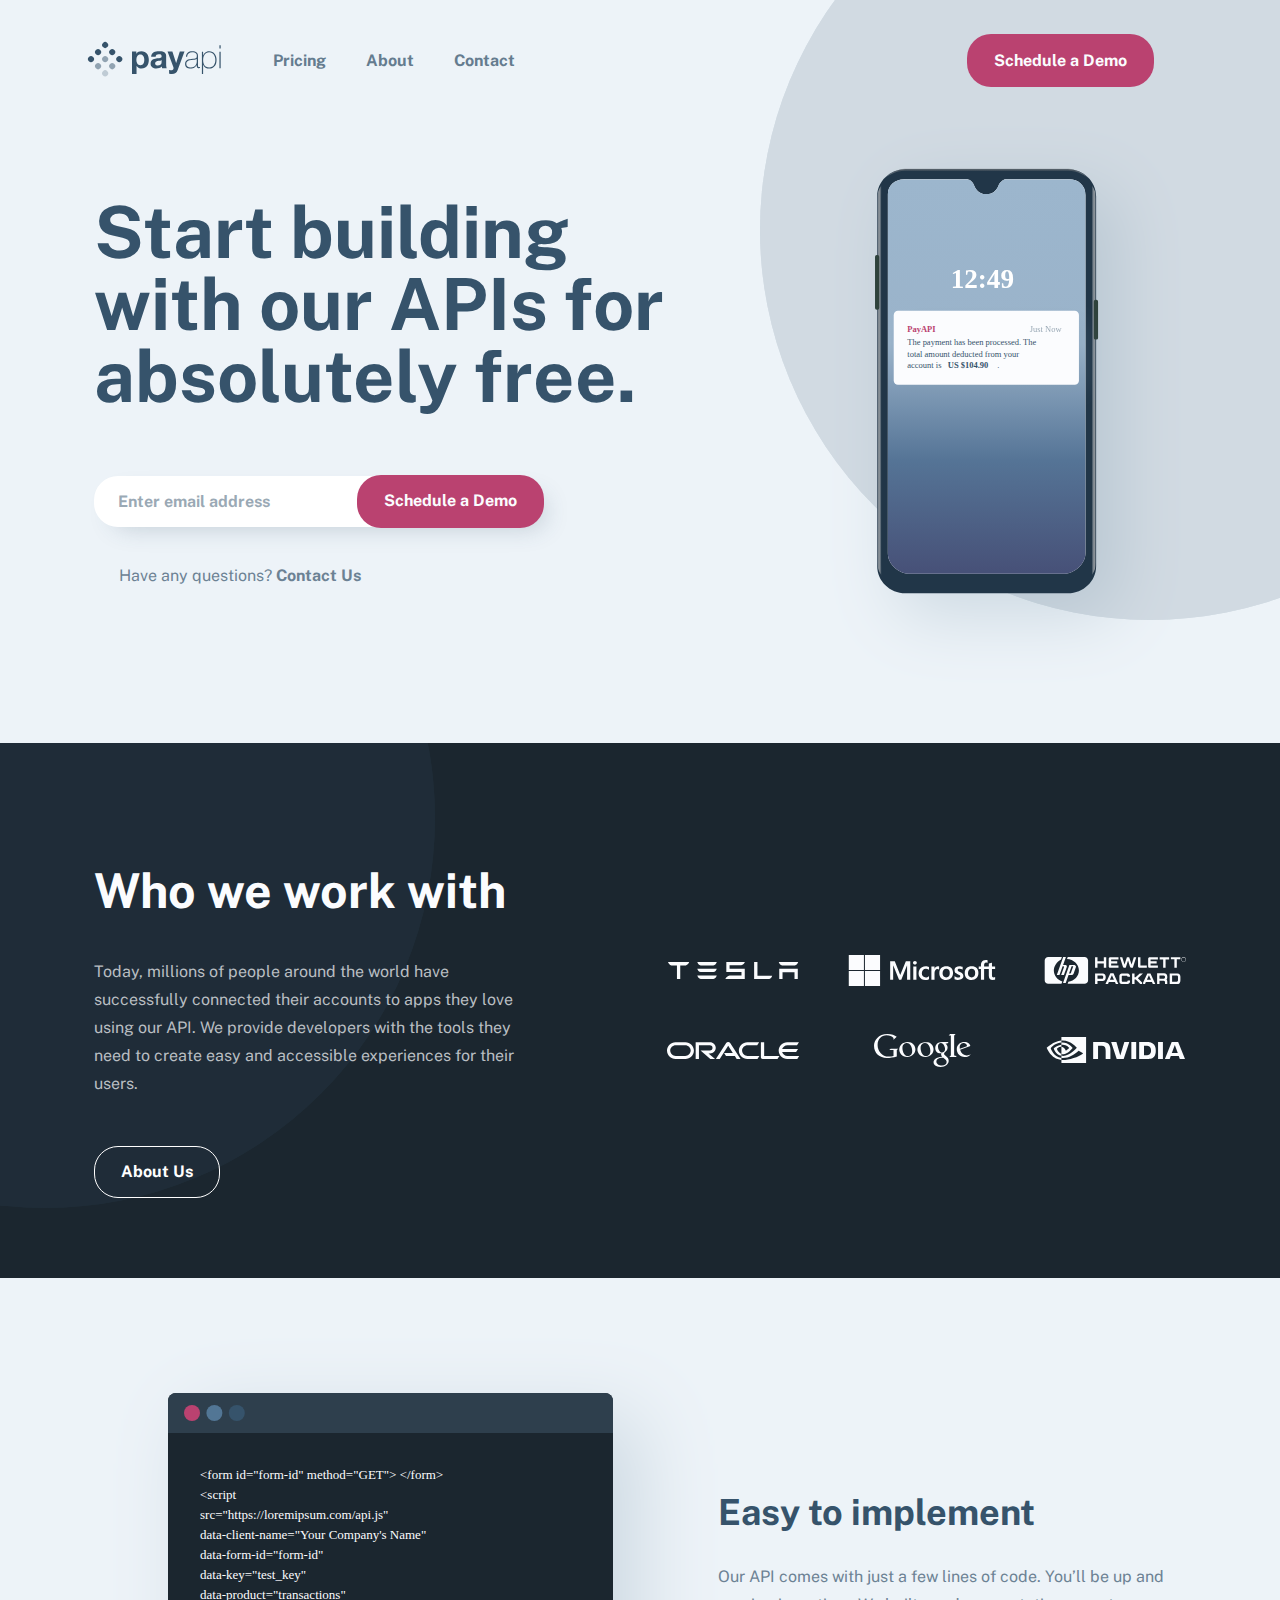
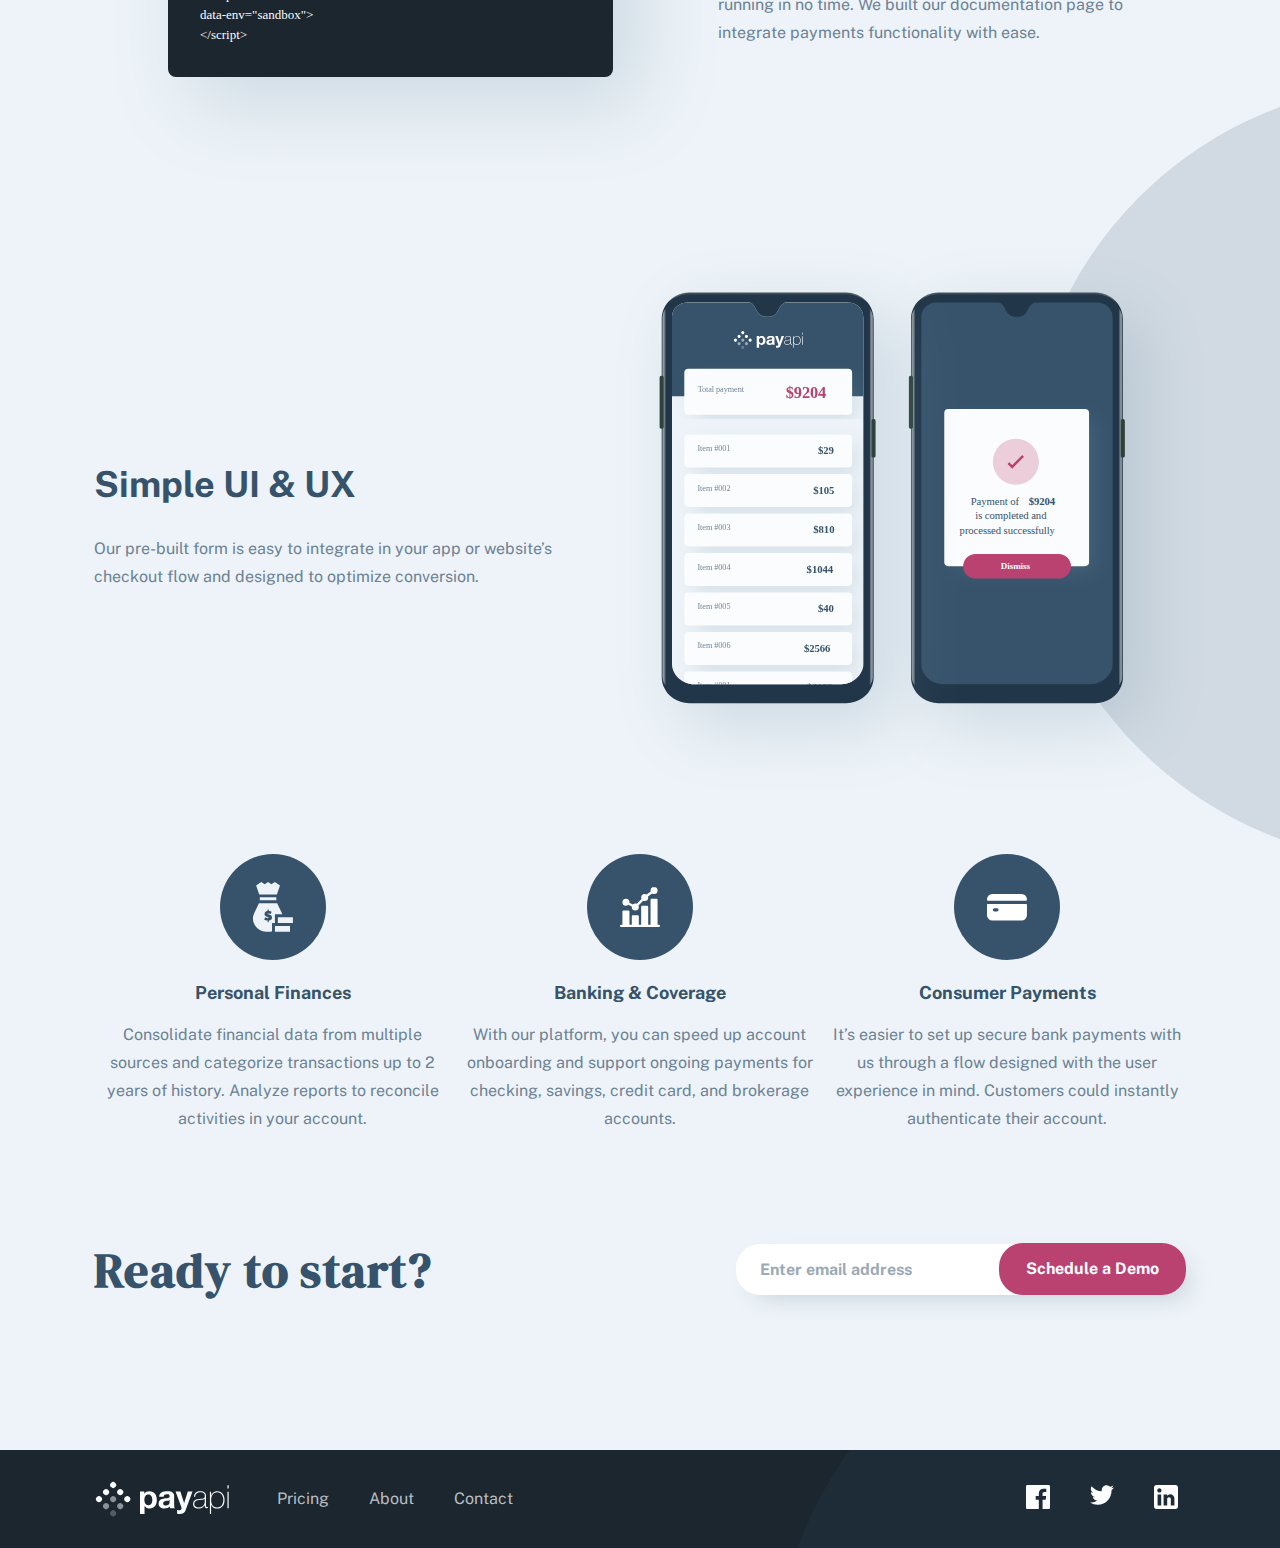
<file: index.html>
<!DOCTYPE html>
<html lang="en">
  <head>
    <meta charset="UTF-8" />
    <meta name="viewport" content="width=device-width, initial-scale=1.0" />

    <link
      rel="icon"
      type="image/png"
      sizes="32x32"
      href="./assets/favicon-32x32.png"
    />
    <link rel="stylesheet" href="./styles/main.css" />
    <title>PayAPI Marketing | Home</title>
  </head>

  <body class="index-body">
    <header class="header-wrapper">
      <nav class="navigation container">
        <!-- Logo -->
        <a href="index.html" class="navigation__logo">
          <img src="./assets//shared/desktop/logo.svg" alt="payapi logo" />
        </a>
        <!-- Toggle Button -->
        <button id="jsToggleButton" class="navigation__toggle button">
          <img
            id="jsToggleImg"
            src="./assets/shared/mobile/menu.svg"
            alt="menu icon"
          />
        </button>
        <!-- Nav Links -->
        <ul class="navigation__list close">
          <li class="navigation__item">
            <a class="navigation__link" href="pricing.html">Pricing</a>
          </li>
          <li class="navigation__item">
            <a class="navigation__link" href="about.html">About</a>
          </li>
          <li class="navigation__item">
            <a class="navigation__link" href="contact.html">Contact</a>
          </li>
          <li class="navigation__item">
            <a class="navigation__link button primary" href="contact.html"
              >Schedule a Demo</a
            >
          </li>
        </ul>
      </nav>
      <!-- Hero section -->
      <section class="homepage-hero container">
        <img
          class="homepage-hero__img"
          src="./assets//home/desktop/illustration-phone-mockup.svg"
          alt="illustration mockup"
        />
        <div class="homepage-hero__left">
          <h1 class="homepage-hero__tagline">
            Start building with our APIs for absolutely free.
          </h1>
          <form class="hero-form">
            <input
              aria-label="Email Address"
              class="input"
              type="email"
              placeholder="Enter email address"
            />
            <button class="hero-form__button button primary" type="submit">
              Schedule a Demo
            </button>
            <small class="hero-form__small"
              >Have any questions?
              <span class="hero-form__span">Contact Us</span>
            </small>
          </form>
        </div>
      </section>
    </header>
    <main class="main">
      <!-- References section -->
      <section id="references" class="references">
        <div class="container references__wrapper">
          <div class="references-logos">
            <svg
              class="tesla"
              width="131"
              height="17"
              xmlns="http://www.w3.org/2000/svg"
            >
              <path
                d="M89.447.047v13.628h14.74c-.375 1.405-1.264 2.623-2.902 3.325h-15.16V.047h3.322zm-12.588 0c-.374 1.452-1.825 2.81-3.603 3.325H61.558l.047 3.372h15.16V17H57.347c.796-1.64 2.387-2.904 4.259-3.419H73.49V10.07H58.33V.047zM21.196 0v.047c-.371 1.503-1.623 2.912-3.386 3.381h-5.287l-.279.094V17H8.951V3.522l-.278-.094H3.386C1.67 3.052.37 1.55 0 .047L21.196 0zm108.586 6.744V17h-3.275v-6.837h-11.98V17h-3.275V6.744h18.53zM48.783 13.58c-.327 1.499-1.637 3.091-3.416 3.419H32.733c-1.778-.328-3.088-1.92-3.462-3.419zm0-6.884c-.327 1.499-1.637 3.09-3.416 3.419H32.733c-1.778-.375-3.088-1.92-3.462-3.419zM130.203 0c-.374 1.499-1.637 3.09-3.416 3.419h-12.634c-1.731-.375-3.041-1.92-3.416-3.419zm-81.42 0c-.327 1.499-1.637 3.09-3.416 3.419H32.733c-1.778-.375-3.088-1.92-3.462-3.419z"
                fill="#fbfcfe"
                fill-rule="nonzero"
              />
            </svg>
            <svg
              class="microsoft"
              width="148"
              height="31"
              xmlns="http://www.w3.org/2000/svg"
            >
              <path
                d="M15.922 16v15H.782V16h15.14zm16.149 0v15H16.93V16h15.14zm79.549-4.777c.457 0 .983.054 1.562.16.582.107 1.061.238 1.425.392l.05.021v2.858l-.13-.087a5.195 5.195 0 00-1.403-.642 5.593 5.593 0 00-1.607-.244c-.57 0-1.023.127-1.35.376-.323.248-.48.554-.48.936 0 .432.127.772.378 1.013.261.25.894.574 1.881.965 1.24.493 2.128 1.05 2.64 1.659.516.612.777 1.372.777 2.258 0 1.228-.486 2.232-1.444 2.985-.953.748-2.258 1.127-3.88 1.127-.525 0-1.13-.07-1.795-.205-.667-.135-1.232-.308-1.681-.512l-.049-.022v-3.014l.132.094a6.547 6.547 0 001.776.888c.639.208 1.222.313 1.733.313 1.38 0 2.05-.43 2.05-1.313 0-.31-.067-.561-.197-.745-.134-.187-.371-.38-.706-.572-.342-.195-.88-.443-1.603-.736-.86-.365-1.508-.723-1.928-1.065a3.28 3.28 0 01-.948-1.221c-.204-.465-.308-1.013-.308-1.63 0-1.187.482-2.168 1.431-2.916.944-.744 2.18-1.12 3.674-1.12zM137.763 5c.734 0 1.327.078 1.762.232l.055.02v2.656l-.117-.052a3.424 3.424 0 00-1.379-.31c-.623 0-1.111.198-1.453.586-.344.394-.519.983-.519 1.753v1.655h4.704V8.57l.059-.018 2.98-.9.106-.032v3.92h3.173v2.521h-3.172v6.205c0 .795.144 1.364.43 1.689.281.322.735.485 1.35.485.162 0 .373-.035.626-.105.25-.069.465-.161.637-.274l.13-.084v2.544l-.042.025c-.19.106-.51.206-.981.306a6.562 6.562 0 01-1.347.148c-2.62 0-3.95-1.409-3.95-4.189v-6.75h-4.703v10.622h-3.171V14.06h-2.21V11.54h2.21V9.72c0-.913.204-1.739.607-2.454a4.246 4.246 0 011.716-1.673c.733-.394 1.574-.593 2.5-.593zm-13.973 6.223c2.07 0 3.71.608 4.877 1.806 1.166 1.198 1.757 2.865 1.757 4.955 0 2.116-.63 3.833-1.873 5.102-1.243 1.27-2.953 1.913-5.082 1.913-2.043 0-3.694-.61-4.907-1.817-1.214-1.206-1.829-2.86-1.829-4.919 0-2.166.63-3.9 1.873-5.152 1.244-1.253 2.988-1.888 5.184-1.888zm-25.402 0c2.069 0 3.71.608 4.876 1.806 1.166 1.198 1.758 2.865 1.758 4.955 0 2.116-.63 3.833-1.873 5.102-1.243 1.27-2.953 1.913-5.082 1.913-2.043 0-3.694-.61-4.907-1.817-1.214-1.206-1.83-2.86-1.83-4.919 0-2.166.631-3.9 1.874-5.152 1.243-1.253 2.988-1.888 5.184-1.888zm-20.614 0c.56 0 1.148.062 1.75.186.606.123 1.093.286 1.45.483l.043.024V14.9l-.132-.094c-.95-.68-1.953-1.023-2.982-1.023-1.204 0-2.193.402-2.939 1.196-.748.797-1.127 1.876-1.127 3.208 0 1.324.364 2.376 1.082 3.126.716.748 1.703 1.128 2.932 1.128.443 0 .947-.097 1.501-.287a5.917 5.917 0 001.533-.788l.132-.095v2.833l-.042.023c-1.019.58-2.29.873-3.779.873-1.276 0-2.428-.277-3.425-.822a5.855 5.855 0 01-2.344-2.339c-.557-1.004-.839-2.144-.839-3.385 0-1.418.291-2.69.863-3.777a6.127 6.127 0 012.513-2.55c1.09-.6 2.372-.904 3.81-.904zm12.076.089c.523 0 .935.062 1.227.184l.05.021v3.117l-.13-.094c-.146-.103-.392-.201-.731-.292a3.724 3.724 0 00-.942-.136c-.833 0-1.515.355-2.026 1.056-.519.71-.781 1.648-.781 2.792v6.723h-3.133V11.54h3.133v2.276h.033c.293-.739.675-1.331 1.205-1.763a3.236 3.236 0 012.095-.741zm-21.42.228v13.143h-3.132V11.54h3.133zM46.77 6.343l5.458 13.622 5.624-13.622h4.425v18.34H59.08V10.57h-.103l-5.674 14.113h-2.267l-5.764-14.114h-.103v14.114h-3.005V6.343h4.605zm76.854 7.44c-1.134 0-2.033.382-2.673 1.136-.643.759-.97 1.85-.97 3.243 0 1.351.327 2.414.97 3.16.64.742 1.547 1.119 2.698 1.119 1.158 0 2.044-.37 2.633-1.098.593-.733.894-1.83.894-3.257 0-1.41-.32-2.492-.95-3.217-.627-.72-1.503-1.086-2.602-1.086zm-25.402 0c-1.134 0-2.033.382-2.672 1.136-.644.759-.97 1.85-.97 3.243 0 1.351.325 2.414.969 3.16.64.742 1.547 1.119 2.698 1.119 1.158 0 2.044-.37 2.632-1.098.594-.733.894-1.83.894-3.257 0-1.41-.32-2.492-.95-3.217-.627-.72-1.502-1.086-2.601-1.086zM15.922 0v15H.782V0h15.14zM32.07 0v15H16.93V0h15.14zm34.825 5.941c.543 0 1.001.178 1.362.53.362.353.546.782.546 1.276 0 .503-.189.929-.56 1.264-.37.334-.823.503-1.347.503-.525 0-.976-.17-1.341-.503a1.646 1.646 0 01-.554-1.264c0-.512.189-.945.56-1.29.369-.343.819-.516 1.334-.516z"
                fill="#fbfcfe"
                fill-rule="nonzero"
              />
            </svg>
            <svg
              class="hewlett-packard"
              width="142"
              height="27"
              xmlns="http://www.w3.org/2000/svg"
            >
              <path
                d="M69.493 16.373L74.305 27h-2.478l-.868-1.923h-6.086L64.015 27h-2.572l4.907-10.627h3.143zm50.612 0c1.715 0 3.191 1.202 3.191 3.366 0 1.923-.38 2.644-.953 3.126.762.384.953 1.297.953 1.922v2.211h-2.286v-1.922c0-.433-.477-1.203-1.43-1.203h-4.095V27h-2.382V16.373zm-29.566.01v3.984h1.046l4.138-3.984h3.234l-5.09 4.991 4.233 4.224v1.392h-1.808l-4.517-4.416H90.54v4.416h-2.427V16.383h2.427zm-31.815.006c1.282 0 3.04.815 3.04 3.835 0 2.973-1.616 3.787-3.041 3.787h-5.226v2.973h-2.423V16.389zm74.75.002c1.995 0 2.945 1.39 2.945 3.259v3.237c-.012 1.508-.265 4.094-2.992 4.094h-7.74v-10.59zm-26.99.003l4.797 10.585h-2.47l-.865-1.916h-6.067l-.854 1.916h-1.899v-1.485l4.225-9.1h3.133zm-22.863.006c1.518.047 2.418 1.627 2.418 2.536v.908H83.62c-.049-.479-.475-1.195-.854-1.195h-4.175c-.947 0-.805.956-.805.956v4.21c0 .766.474.957.759.957h4.126c.9 0 .997-.765.997-1.244h2.37v.957c0 1.58-1.09 2.488-2.417 2.488h-5.787c-1.803 0-2.467-1.388-2.467-2.488v-5.598c0-1.195 1.28-2.487 2.419-2.487zM40.52 0c1.97 0 3.567 1.58 3.567 3.57v19.72a3.6 3.6 0 01-1.046 2.539 3.537 3.537 0 01-2.52 1.044H23.662l.718-2.17c5.98-.888 10.545-5.597 10.545-11.273 0-6.106-5.283-11.094-11.929-11.409L23.76 0h16.76zM17.886 0l-.855 2.4c-4.115 2.205-7.199 6.638-7.199 11.03 0 4.998 3.55 9.408 8.488 11.01l-.861 2.433H4.252c-1.965 0-3.558-1.625-3.558-3.61V3.598C.693 1.614 2.285.004 4.252.001h13.634zm11.91 7.902c1.328 0 2.705.698 1.993 2.605l-2.041 5.677c-.38 1.07-.712 1.815-2.706 1.815h-2.495L21.727 26H19.02l6.36-18.098zm103.062 10.694h-4.75v6.18h4.56c.854 0 1.329-.814 1.329-1.724v-3.02c.049-.669-.426-1.436-1.14-1.436zm-64.937-.252l-2.048 4.52h4.049l-2.001-4.52zm36.997.014l-2.042 4.502h4.074l-2.032-4.502zm-46.907.236h-4.514v3.212h4.656c1.046 0 1.046-1.102 1.046-1.581v-.07c-.003-.512-.054-1.56-1.188-1.56zm61.568-.009h-4.095v3.077h4.382c.905 0 1.143-1.106 1.143-1.634 0-.53-.238-1.443-1.43-1.443zM21.934 0l-2.838 7.947h1.609c1.655 0 2.507.696 2.081 2.086-.426 1.39-2.838 7.969-2.838 7.969h-2.79l2.79-7.784c.094-.464.094-.88-.472-.88h-.852l-3.121 8.664h-2.697V18L19.191 0h2.743zM28.8 9.298h-1.187l-2.574 7.305h1.197c.475 0 .712-.512.76-.791.003-.017.012-.051.028-.102l.063-.198c.146-.442.447-1.301.77-2.213l.177-.5c.505-1.419 1.003-2.803 1.003-2.803.142-.372.19-.698-.237-.698zM78.28.156l2.241 7.264L82.904.204h2.287l2.382 7.216 2.24-7.264h2.43l-3.43 10.632h-1.43c-.715-.001-1.405-1.083-1.549-1.612L84.048 3.62l-2.335 7.168h-1.477c-.715 0-1.335-1.106-1.478-1.635L75.85.156h2.43zm58.079.002V2.37h-3.548v8.413h-2.428V2.37h-3.5V.158h9.476zM74.48.167v2.21h-7.325v1.968h6.088v2.208h-6.088v2.016h7.325v2.207h-8.228c-.952 0-1.522-.768-1.522-1.392V1.751c0-.96.57-1.584 1.664-1.584h8.086zm50.658-.002v2.21h-3.545v8.401h-2.425V2.375h-3.497V.165h9.467zm-11.244.006v2.206h-7.32v1.967h6.084V6.55h-6.084v2.015h7.32v2.206h-8.223c-.952 0-1.522-.767-1.522-1.391V1.755c0-.96.57-1.584 1.664-1.584h8.08zM53.497.174v4.17h6.319V.175h2.423v10.595h-2.423v-4.22h-6.32v4.22h-2.422V.174h2.423zm42.929.004V8.56h6.41v2.204h-7.123c-1.092 0-1.71-.766-1.71-1.58V.177h2.423zm43.216-.084c.627-.01 1.23.24 1.669.692.458.462.689 1.021.689 1.677.01.634-.24 1.243-.69 1.686a2.26 2.26 0 01-1.668.699 2.244 2.244 0 01-1.665-.699 2.317 2.317 0 01-.683-1.686 2.3 2.3 0 01.69-1.677 2.255 2.255 0 011.658-.692zm.001.32c-.56 0-1.036.2-1.431.602-.394.399-.59.881-.59 1.446-.01.546.202 1.073.587 1.457a1.93 1.93 0 001.433.602c.54.009 1.06-.21 1.434-.602.394-.402.59-.887.59-1.457 0-.565-.196-1.047-.59-1.446a1.941 1.941 0 00-1.433-.602z"
                fill="#fbfcfe"
                fill-rule="nonzero"
              />
            </svg>
            <svg
              class="oracle"
              width="133"
              height="17"
              xmlns="http://www.w3.org/2000/svg"
            >
              <path
                d="M57.081 11.06h8.737l-4.62-7.351-8.479 13.29h-3.858L59.174 1.036A2.445 2.445 0 0161.198 0c.802 0 1.55.376 1.984 1.008L73.536 17h-3.859l-1.82-2.97H59.01l-1.93-2.97zm40.084 2.97V.16h-3.274v15.226c0 .417.163.82.475 1.129.313.309.734.484 1.196.484h14.933l1.93-2.97h-15.26zM42.99 11.543c3.18 0 5.762-2.54 5.762-5.684 0-3.145-2.582-5.698-5.762-5.698H28.665V17h3.273V3.131h10.835a2.734 2.734 0 012.745 2.729 2.733 2.733 0 01-2.745 2.727l-9.231-.013L43.317 17h4.756l-6.577-5.456h1.495zM8.514 17C3.814 17 0 13.237 0 8.587S3.814.161 8.514.161h9.896c4.701 0 8.513 3.776 8.513 8.426S23.11 17 18.41 17H8.514zm9.676-2.97c3.045 0 5.512-2.433 5.512-5.443s-2.467-5.456-5.512-5.456H8.733c-3.044 0-5.511 2.446-5.511 5.456 0 3.01 2.467 5.443 5.511 5.443h9.457zM80.37 17c-4.7 0-8.519-3.763-8.519-8.413S75.67.161 80.371.161h11.754l-1.917 2.97h-9.62c-3.043 0-5.516 2.446-5.516 5.456 0 3.01 2.473 5.443 5.516 5.443h11.808L90.466 17H80.371zm40.044-2.97c-2.513 0-4.647-1.666-5.299-3.965h13.996l1.929-2.97h-15.925c.652-2.284 2.786-3.964 5.3-3.964h9.606l1.943-2.97h-11.767c-4.702 0-8.52 3.776-8.52 8.426s3.818 8.412 8.52 8.412h10.096l1.929-2.97h-11.808z"
                fill="#fbfcfe"
                fill-rule="nonzero"
              />
            </svg>
            <svg
              class="google"
              width="97"
              height="33"
              xmlns="http://www.w3.org/2000/svg"
            >
              <path
                d="M74.618 8l-1.331 1.376h-1.77c1.45 1.274 2.086 2.635 2.086 4.217 0 2.306-1.259 3.462-2.15 4.243-.163.15-.598.462-.85.736-.142.168-.531.613-.531 1.285 0 .47.151.869.931 1.496 2.654 2.055 3.702 3.246 3.702 5.42 0 3.085-2.836 6.227-8.313 6.227-4.625 0-6.827-2.338-6.827-4.714 0-2.713 2.434-5.238 8.49-5.619-.64-.75-.942-1.237-.942-2.104.001-.589.244-1.197.244-1.197h-.89c-3.52 0-5.226-2.777-5.226-5.238C61.241 10.895 63.635 8 68.06 8h6.558zM68.59 23.664c-4.543.065-6.2 1.836-6.2 3.894 0 2.485 2.417 4.006 5.579 4.006 2.88 0 4.658-1.554 4.658-3.535 0-1.442-.808-2.25-2.103-3.31-.557-.439-1.353-1.027-1.353-1.027s-.243-.028-.58-.028zM13.512 0c4.22 0 7.172 1.284 9.21 2.636L19.5 5.794V3.891c-1.719-1.527-3.64-2.623-6.942-2.623-5.219 0-8.96 3.966-8.96 9.621 0 5.766 4.136 11.67 11.172 11.67 1.736 0 3.406-.23 4.729-.646V16.08h-4.24l1.42-1.38h7.56l-1.113 1.09c-.206.186-.344.398-.344.706v6.027C19.25 23.485 16.197 24 12.757 24 5.66 24 .015 19.425.015 11.83.015 6.492 4.249 0 13.512 0zm20.227 8c4.6.001 7.658 3.606 7.658 7.318 0 3.985-3.129 7.682-8.23 7.682-5.302 0-7.919-4.014-7.919-7.394C25.248 11.69 28.497 8 33.74 8zm47.873-8l-1.16 1.14a.878.878 0 00-.306.69v19.09c0 .41.295.831.79.89l1.844.227-.98.963h-6.425l1.177-1.154c.193-.197.283-.388.283-.669V1.403h-2.13L76.132 0h5.48zm8.66 8c3.852 0 5.528 1.987 6.123 3.96L86.1 15.833c.983 3.597 3.792 5.554 6.706 5.554 1.534 0 2.688-.436 4.103-1.1-.75.933-1.776 1.676-2.844 2.134-.995.425-2.057.579-3.346.579-5.172 0-7.94-3.978-7.94-7.798C82.78 10.576 86.638 8 90.27 8zM51.906 8c4.6.001 7.658 3.606 7.658 7.318 0 3.985-3.13 7.682-8.23 7.682-5.302 0-7.919-4.014-7.919-7.394C43.416 11.69 46.665 8 51.907 8zM32.87 9.076c-.6 0-1.514.114-2.49.715-1.194.802-1.952 1.891-1.952 4.122 0 2.24.79 4.533 1.597 5.766.918 1.34 2.143 2.36 3.897 2.36h.069c.684-.015 4.221-.29 4.221-5.017 0-3.308-1.646-7.946-5.342-7.946zm18.168 0c-.6 0-1.515.114-2.49.715-1.194.802-1.952 1.891-1.952 4.122 0 2.24.79 4.533 1.597 5.766.917 1.34 2.143 2.36 3.897 2.36h.069c.684-.015 4.221-.29 4.221-5.017 0-3.308-1.646-7.946-5.342-7.946zm15.801-.047c-1.547 0-2.848 1.2-2.848 3.458 0 2.5 1.17 4.603 2.348 5.392.53.375 1.157.526 1.68.526 1.067 0 3.04-.718 3.04-3.344 0-2.432-1.254-4.398-2.039-5.13-.708-.609-1.378-.902-2.18-.902zm22.758.03c-1.288 0-3.9.898-3.9 4.26 0 .801.172 1.543.172 1.543l6.328-2.382c.503-.185.758-.384.758-.762 0-1.168-1.41-2.66-3.358-2.66z"
                fill="#fbfcfe"
                fill-rule="nonzero"
              />
            </svg>
            <svg
              class="nividia"
              width="139"
              height="26"
              xmlns="http://www.w3.org/2000/svg"
            >
              <path
                d="M40.086 0v26H15.427v-3.053c.522.058 1.043.087 1.594.087 5.708 0 15.777-2.908 20.095-6.525-.638-.637-3.724-2.098-4.477-2.706-4.55 3.907-9.243 7.22-15.734 7.22-.493 0-1-.044-1.492-.101v-2.17c.594.1 1.188.158 1.796.158 6.969 0 13.662-8.13 13.662-8.13s-5.838-7.626-14.777-7.322l-.696.043V0h24.688zM15.413 3.501l-.001 1.909-.014.001v.001l-.37.034c-6.73.69-10.15 5.567-10.275 5.748-.003.005 2.706 8.744 10.645 9.728v2.025C4.576 21.934.722 10.794.722 10.794s6.81-6.656 14.69-7.293zM90.19 5.03V22h-4.854V5.029h4.854zm9.78 0c3.876 0 6.47.46 8.249 2.833 1.005 1.323 1.574 3.452 1.574 5.84 0 2.603-.67 4.99-1.72 6.069C106.6 21.31 105.23 22 101.033 22h-7.87V5.029zm-29.558 0l3.877 13.447L78.341 5.03h4.955L77.699 22h-6.995L65.165 5.029h5.247zm46.508 0V22h-4.854V5.029h4.854zM56.07 5c4.16.03 8.351 1.013 8.351 7.607v9.378h-4.751v-7.752c0-2.374-.306-3.682-1.079-4.488-.597-.633-1.472-.935-2.725-.935l-3.819-.014v13.189h-4.897V5zm76.094.028L139 21.97h-5.203l-1.02-2.991h-8.016l-1.079 3.006h-4.78l6.777-16.957h6.486zM15.398 7.755v2.026h-.014c-2.507-.304-4.477 2.04-4.477 2.04l.008.027c.106.351 1.272 3.978 4.483 5.066v1.852c-5.998-1.071-7.664-7.307-7.664-7.307l.07-.074.089-.089c.663-.656 3.376-3.091 7.505-3.54zm84.659.956h-2.084v9.65h2.084c3.031 0 4.984-1.352 4.984-4.832 0-3.48-1.953-4.818-4.984-4.818zm-73.315 2.198l-.019.027-.099.131c-.743.976-4.891 6.15-9.313 6.15-.652 0-1.29-.1-1.898-.303V9.795c2.506.304 3.013 1.404 4.506 3.907l3.346-2.807s-2.448-3.198-6.563-3.198a9.832 9.832 0 00-1.304.058V5.412h.015l-.001-.002.334-.019c.116-.005.232-.009.348-.009 6.432-.202 10.648 5.527 10.648 5.527zm102.085-2.788l-3.032 7.94h5.976l-2.944-7.94z"
                fill="#fbfcfe"
                fill-rule="nonzero"
              />
            </svg>
          </div>
          <div class="references-description">
            <h2 class="references-description__heading">Who we work with</h2>
            <p class="references-description__copy">
              Today, millions of people around the world have successfully
              connected their accounts to apps they love using our API. We
              provide developers with the tools they need to create easy and
              accessible experiences for their users.
            </p>
            <button class="button secondary">About Us</button>
          </div>
        </div>
      </section>
      <!-- End References section -->
      <!-- Easy section -->
      <section id="easy" class="easy">
        <div class="container easy__wrapper">
          <div class="easy__img">
            <img
              src="./assets/home/desktop/illustration-easy-to-implement.svg"
              alt="easy to implement example"
            />
          </div>
          <div class="easy__description">
            <h2 class="easy__heading">Easy to implement</h2>
            <p class="easy__copy">
              Our API comes with just a few lines of code. You’ll be up and
              running in no time. We built our documentation page to integrate
              payments functionality with ease.
            </p>
          </div>
        </div>
      </section>
      <!-- End Easy section -->
      <!-- Simple section -->
      <section id="simple" class="simple">
        <div class="container simple__wrapper">
          <div class="simple__img">
            <img
              src="./assets/home/desktop/illustration-simple-ui.svg"
              alt="simple ui & ux example"
            />
          </div>
          <div class="simple__description">
            <h2 class="simple__heading">Simple UI & UX</h2>
            <p class="simple__copy">
              Our pre-built form is easy to integrate in your app or website’s
              checkout flow and designed to optimize conversion.
            </p>
          </div>
        </div>
      </section>
      <!-- End Simple section -->
      <!-- Benefits section -->
      <section id="benefits" class="benefits">
        <div class="container benefits__wrapper">
          <div class="benefit-card">
            <img
              class="benefit-card__img"
              src="./assets/home/desktop/icon-personal-finances.svg"
              alt=""
            />
            <h3 class="benefit-card__heading">Personal Finances</h3>
            <p class="benefit-card__copy">
              Consolidate financial data from multiple sources and categorize
              transactions up to 2 years of history. Analyze reports to
              reconcile activities in your account.
            </p>
          </div>
          <div class="benefit-card">
            <img
              class="benefit-card__img"
              src="./assets/home/desktop/icon-banking-and-coverage.svg"
              alt=""
            />
            <h3 class="benefit-card__heading">Banking & Coverage</h3>
            <p class="benefit-card__copy">
              With our platform, you can speed up account onboarding and support
              ongoing payments for checking, savings, credit card, and brokerage
              accounts.
            </p>
          </div>
          <div class="benefit-card">
            <img
              class="benefit-card__img"
              src="./assets/home/desktop/icon-consumer-payments.svg"
              alt=""
            />
            <h3 class="benefit-card__heading">Consumer Payments</h3>
            <p class="benefit-card__copy">
              It’s easier to set up secure bank payments with us through a flow
              designed with the user experience in mind. Customers could
              instantly authenticate their account.
            </p>
          </div>
        </div>
      </section>
      <!-- End Benefits section -->
      <!-- Ready section -->
      <section id="ready" class="ready">
        <div class="container ready__wrapper">
          <h1 class="ready__heading">Ready to start?</h1>
          <form class="ready-form">
            <input
              aria-label="Email Address"
              class="input"
              type="email"
              placeholder="Enter email address"
            />
            <button class="button primary ready-form__button" type="submit">
              Schedule a Demo
            </button>
          </form>
        </div>
      </section>
      <!-- End Ready section -->
    </main>
    <footer id="footer" class="footer">
      <div class="container footer__wrapper">
        <img src="./assets/shared/desktop/logo-light.svg" alt="" />
        <nav class="footer__navigation">
          <ul class="footer-navigation__list">
            <li class="footer-navigation__item">
              <a class="footer-navigation__link" href="pricing.html">Pricing</a>
            </li>
            <li class="footer-navigation__item">
              <a class="footer-navigation__link" href="about.html">About</a>
            </li>
            <li class="footer-navigation__item">
              <a class="footer-navigation__link" href="contact.html">Contact</a>
            </li>
          </ul>
        </nav>
        <ul class="footer-social">
          <li class="footer-social__item">
            <a class="footer-social__link" href="index.html">
              <svg width="24" height="24" xmlns="http://www.w3.org/2000/svg">
                <path
                  d="M22.675 0H1.325C.593 0 0 .593 0 1.325v21.351C0 23.407.593 24 1.325 24H12.82v-9.294H9.692v-3.622h3.128V8.413c0-3.1 1.893-4.788 4.659-4.788 1.325 0 2.463.099 2.795.143v3.24l-1.918.001c-1.504 0-1.795.715-1.795 1.763v2.313h3.587l-.467 3.622h-3.12V24h6.116c.73 0 1.323-.593 1.323-1.325V1.325C24 .593 23.407 0 22.675 0z"
                  fill="#FBFCFE"
                  fill-rule="nonzero"
                />
              </svg>
            </a>
          </li>
          <li class="footer-social__item">
            <a class="footer-social__link" href="index.html">
              <svg width="24" height="20" xmlns="http://www.w3.org/2000/svg">
                <path
                  d="M24 2.557a9.83 9.83 0 01-2.828.775A4.932 4.932 0 0023.337.608a9.864 9.864 0 01-3.127 1.195A4.916 4.916 0 0016.616.248c-3.179 0-5.515 2.966-4.797 6.045A13.978 13.978 0 011.671 1.149a4.93 4.93 0 001.523 6.574 4.903 4.903 0 01-2.229-.616c-.054 2.281 1.581 4.415 3.949 4.89a4.935 4.935 0 01-2.224.084 4.928 4.928 0 004.6 3.419A9.9 9.9 0 010 17.54a13.94 13.94 0 007.548 2.212c9.142 0 14.307-7.721 13.995-14.646A10.025 10.025 0 0024 2.557z"
                  fill="#FBFCFE"
                  fill-rule="nonzero"
                />
              </svg>
            </a>
          </li>
          <li class="footer-social__item">
            <a class="footer-social__link" href="index.html">
              <svg width="24" height="24" xmlns="http://www.w3.org/2000/svg">
                <path
                  d="M21.6 0H2.4C1.08 0 0 1.08 0 2.4v19.2C0 22.92 1.08 24 2.4 24h19.2c1.32 0 2.4-1.08 2.4-2.4V2.4C24 1.08 22.92 0 21.6 0zM7.2 20.4H3.6V9.6h3.6v10.8zM5.4 7.56c-1.2 0-2.16-.96-2.16-2.16 0-1.2.96-2.16 2.16-2.16 1.2 0 2.16.96 2.16 2.16 0 1.2-.96 2.16-2.16 2.16zm15 12.84h-3.6v-6.36c0-.96-.84-1.8-1.8-1.8-.96 0-1.8.84-1.8 1.8v6.36H9.6V9.6h3.6v1.44c.6-.96 1.92-1.68 3-1.68 2.28 0 4.2 1.92 4.2 4.2v6.84z"
                  fill="#FFF"
                  fill-rule="nonzero"
                />
              </svg>
            </a>
          </li>
        </ul>
      </div>
    </footer>
    <script src="./js/index.js"></script>
  </body>
</html>
</file>
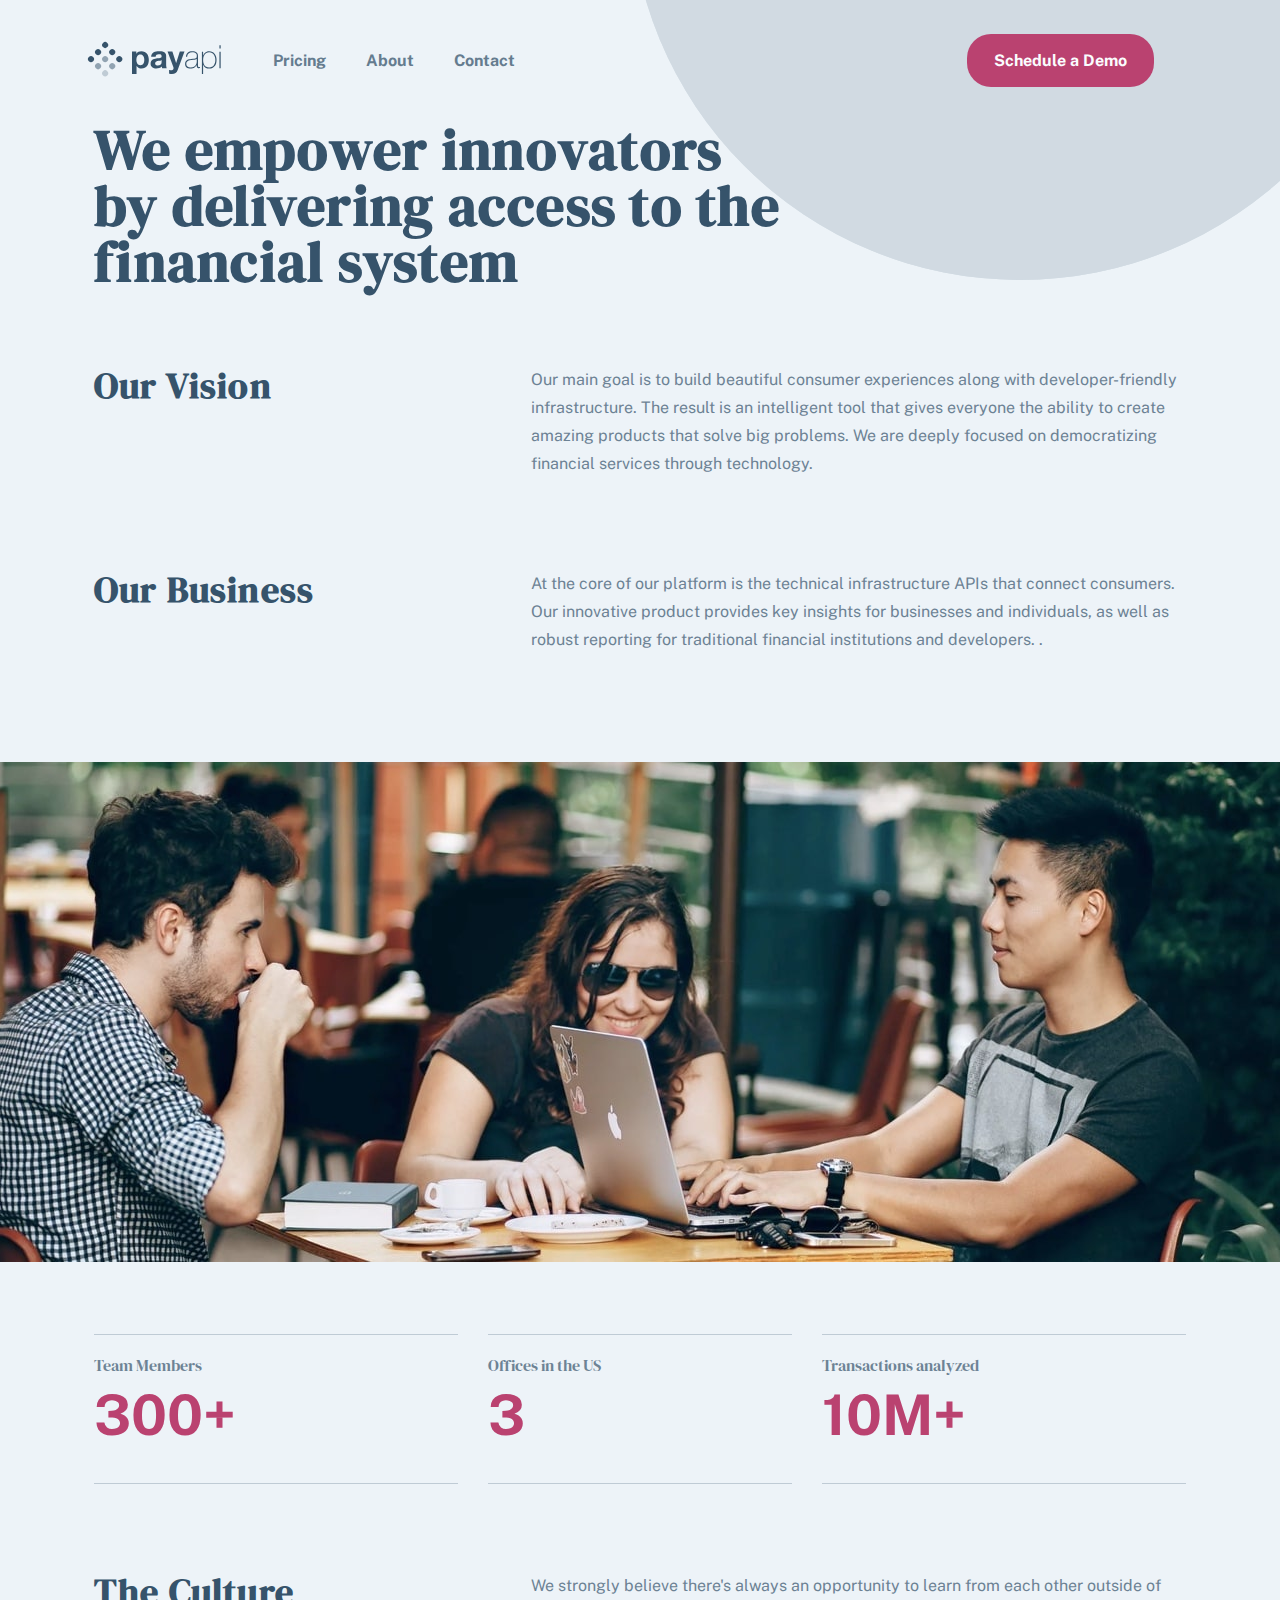
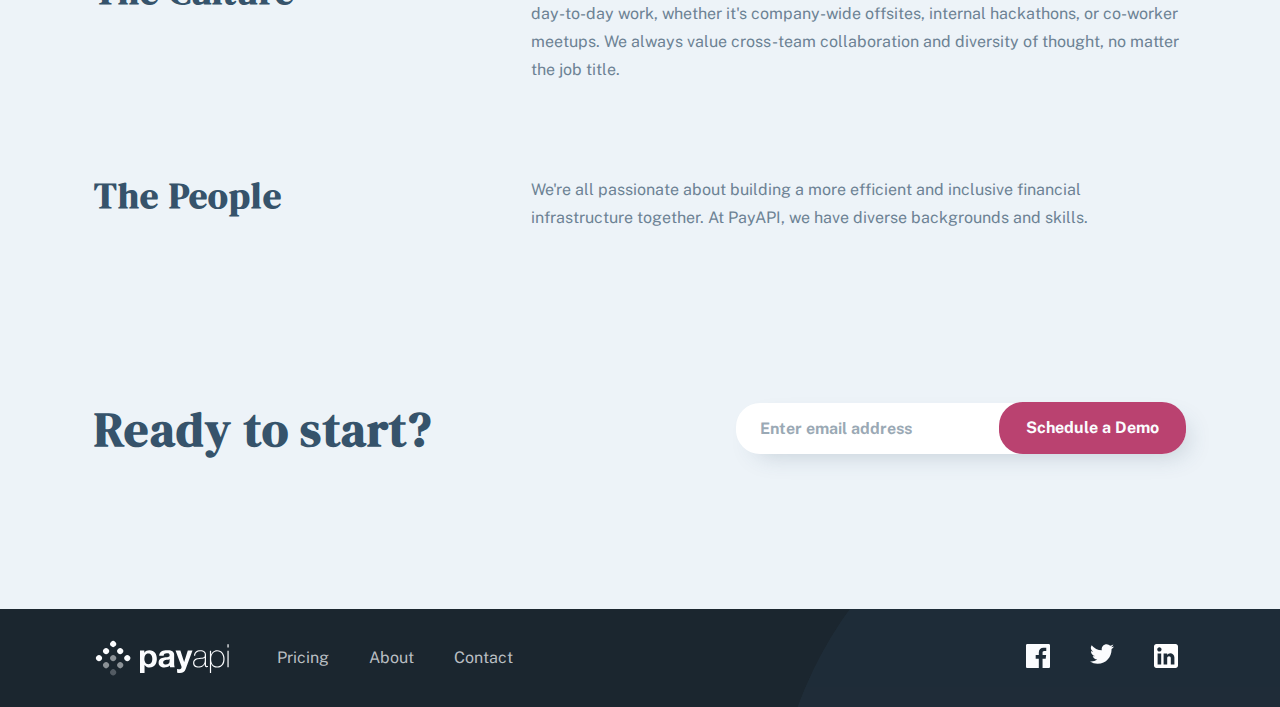
<file: about.html>
<!DOCTYPE html>
<html lang="en">
  <head>
    <meta charset="UTF-8" />
    <meta name="viewport" content="width=device-width, initial-scale=1.0" />

    <link
      rel="icon"
      type="image/png"
      sizes="32x32"
      href="./assets/favicon-32x32.png"
    />
    <link rel="stylesheet" href="./styles/main.css" />
    <title>PayAPI Marketing | About</title>
  </head>

  <body class="about-body">
    <header>
      <nav class="navigation container">
        <!-- Logo -->
        <a href="index.html" class="navigation__logo">
          <img src="./assets//shared/desktop/logo.svg" alt="payapi logo" />
        </a>
        <!-- Toggle Button -->
        <button id="jsToggleButton" class="navigation__toggle button">
          <img
            id="jsToggleImg"
            src="./assets/shared/mobile/menu.svg"
            alt="menu icon"
          />
        </button>
        <!-- Nav Links -->
        <ul class="navigation__list close">
          <li class="navigation__item">
            <a class="navigation__link" href="pricing.html">Pricing</a>
          </li>
          <li class="navigation__item">
            <a class="navigation__link" href="about.html">About</a>
          </li>
          <li class="navigation__item">
            <a class="navigation__link" href="contact.html">Contact</a>
          </li>
          <li class="navigation__item">
            <a class="navigation__link button primary" href="contact.html"
              >Schedule a Demo</a
            >
          </li>
        </ul>
      </nav>
    </header>
    <main class="about-main">
      <!-- Container/wrapper -->
      <div class="about__wrapper">
        <div class="container">
          <h1 class="about__heading">
            We empower innovators by delivering access to the financial system
          </h1>
          <!-- Our vision section -->
          <section class="our-vision">
            <h3 class="our-vision__heading">Our Vision</h3>
            <p class="our-vision__description">
              Our main goal is to build beautiful consumer experiences along
              with developer-friendly infrastructure. The result is an
              intelligent tool that gives everyone the ability to create amazing
              products that solve big problems. We are deeply focused on
              democratizing financial services through technology.
            </p>
          </section>
          <!-- End our vision section -->
          <!-- Our business section -->
          <section class="our-business">
            <h3 class="our-business__heading">Our Business</h3>
            <p class="our-business__description">
              At the core of our platform is the technical infrastructure APIs
              that connect consumers. Our innovative product provides key
              insights for businesses and individuals, as well as robust
              reporting for traditional financial institutions and developers. .
            </p>
          </section>
        </div>
        <!-- End our business section -->
        <!-- Business image section -->
        <div class="about__business-img"></div>
        <!-- End business image section -->
        <!-- Team stats section -->
        <div class="container">
          <section class="team-stats">
            <div class="team-stats__members">
              <h3 class="team-stats__members-heading">Team Members</h3>
              <h2 class="team-stats__members-stat">300+</h2>
            </div>
            <div class="team-stats__offices">
              <h3 class="team-stats__offices-heading">Offices in the US</h3>
              <h2 class="team-stats__offices-stat">3</h2>
            </div>
            <div class="team-stats__transactions">
              <h3 class="team-stats__transactions-heading">
                Transactions analyzed
              </h3>
              <h2 class="team-stats__transactions-stat">10M+</h2>
            </div>
          </section>
          <!-- End team stats section -->
          <!-- Our culture section -->
          <section class="our-culture">
            <h3 class="our-culture__heading">The Culture</h3>
            <p class="our-culture__description">
              We strongly believe there's always an opportunity to learn from
              each other outside of day-to-day work, whether it's company-wide
              offsites, internal hackathons, or co-worker meetups. We always
              value cross-team collaboration and diversity of thought, no matter
              the job title.
            </p>
          </section>
          <!-- End our culture section -->
          <!-- Our people section -->
          <section class="our-people">
            <h3 class="our-people__heading">The People</h3>
            <p class="our-people__description">
              We're all passionate about building a more efficient and inclusive
              financial infrastructure together. At PayAPI, we have diverse
              backgrounds and skills.
            </p>
          </section>
        </div>
        <!-- End our people section -->
      </div>
      <!-- End container/wrapper -->
      <!-- Ready section -->
      <section id="ready" class="ready">
        <div class="container ready__wrapper">
          <h1 class="ready__heading">Ready to start?</h1>
          <form class="ready-form">
            <input
              aria-label="Email Address"
              class="input"
              type="email"
              placeholder="Enter email address"
            />
            <button class="button primary ready-form__button" type="submit">
              Schedule a Demo
            </button>
          </form>
        </div>
      </section>
      <!-- End Ready section -->
    </main>
    <!-- Footer -->
    <footer id="footer" class="footer">
      <div class="container footer__wrapper">
        <img src="./assets/shared/desktop/logo-light.svg" alt="" />
        <nav class="footer__navigation">
          <ul class="footer-navigation__list">
            <li class="footer-navigation__item">
              <a class="footer-navigation__link" href="pricing.html">Pricing</a>
            </li>
            <li class="footer-navigation__item">
              <a class="footer-navigation__link" href="about.html">About</a>
            </li>
            <li class="footer-navigation__item">
              <a class="footer-navigation__link" href="contact.html">Contact</a>
            </li>
          </ul>
        </nav>
        <ul class="footer-social">
          <li class="footer-social__item">
            <a class="footer-social__link" href="index.html">
              <svg width="24" height="24" xmlns="http://www.w3.org/2000/svg">
                <path
                  d="M22.675 0H1.325C.593 0 0 .593 0 1.325v21.351C0 23.407.593 24 1.325 24H12.82v-9.294H9.692v-3.622h3.128V8.413c0-3.1 1.893-4.788 4.659-4.788 1.325 0 2.463.099 2.795.143v3.24l-1.918.001c-1.504 0-1.795.715-1.795 1.763v2.313h3.587l-.467 3.622h-3.12V24h6.116c.73 0 1.323-.593 1.323-1.325V1.325C24 .593 23.407 0 22.675 0z"
                  fill="#FBFCFE"
                  fill-rule="nonzero"
                />
              </svg>
            </a>
          </li>
          <li class="footer-social__item">
            <a class="footer-social__link" href="index.html">
              <svg width="24" height="20" xmlns="http://www.w3.org/2000/svg">
                <path
                  d="M24 2.557a9.83 9.83 0 01-2.828.775A4.932 4.932 0 0023.337.608a9.864 9.864 0 01-3.127 1.195A4.916 4.916 0 0016.616.248c-3.179 0-5.515 2.966-4.797 6.045A13.978 13.978 0 011.671 1.149a4.93 4.93 0 001.523 6.574 4.903 4.903 0 01-2.229-.616c-.054 2.281 1.581 4.415 3.949 4.89a4.935 4.935 0 01-2.224.084 4.928 4.928 0 004.6 3.419A9.9 9.9 0 010 17.54a13.94 13.94 0 007.548 2.212c9.142 0 14.307-7.721 13.995-14.646A10.025 10.025 0 0024 2.557z"
                  fill="#FBFCFE"
                  fill-rule="nonzero"
                />
              </svg>
            </a>
          </li>
          <li class="footer-social__item">
            <a class="footer-social__link" href="index.html">
              <svg width="24" height="24" xmlns="http://www.w3.org/2000/svg">
                <path
                  d="M21.6 0H2.4C1.08 0 0 1.08 0 2.4v19.2C0 22.92 1.08 24 2.4 24h19.2c1.32 0 2.4-1.08 2.4-2.4V2.4C24 1.08 22.92 0 21.6 0zM7.2 20.4H3.6V9.6h3.6v10.8zM5.4 7.56c-1.2 0-2.16-.96-2.16-2.16 0-1.2.96-2.16 2.16-2.16 1.2 0 2.16.96 2.16 2.16 0 1.2-.96 2.16-2.16 2.16zm15 12.84h-3.6v-6.36c0-.96-.84-1.8-1.8-1.8-.96 0-1.8.84-1.8 1.8v6.36H9.6V9.6h3.6v1.44c.6-.96 1.92-1.68 3-1.68 2.28 0 4.2 1.92 4.2 4.2v6.84z"
                  fill="#FFF"
                  fill-rule="nonzero"
                />
              </svg>
            </a>
          </li>
        </ul>
      </div>
    </footer>
    <!-- End Footer -->
    <script src="./js/index.js"></script>
  </body>
</html>
</file>
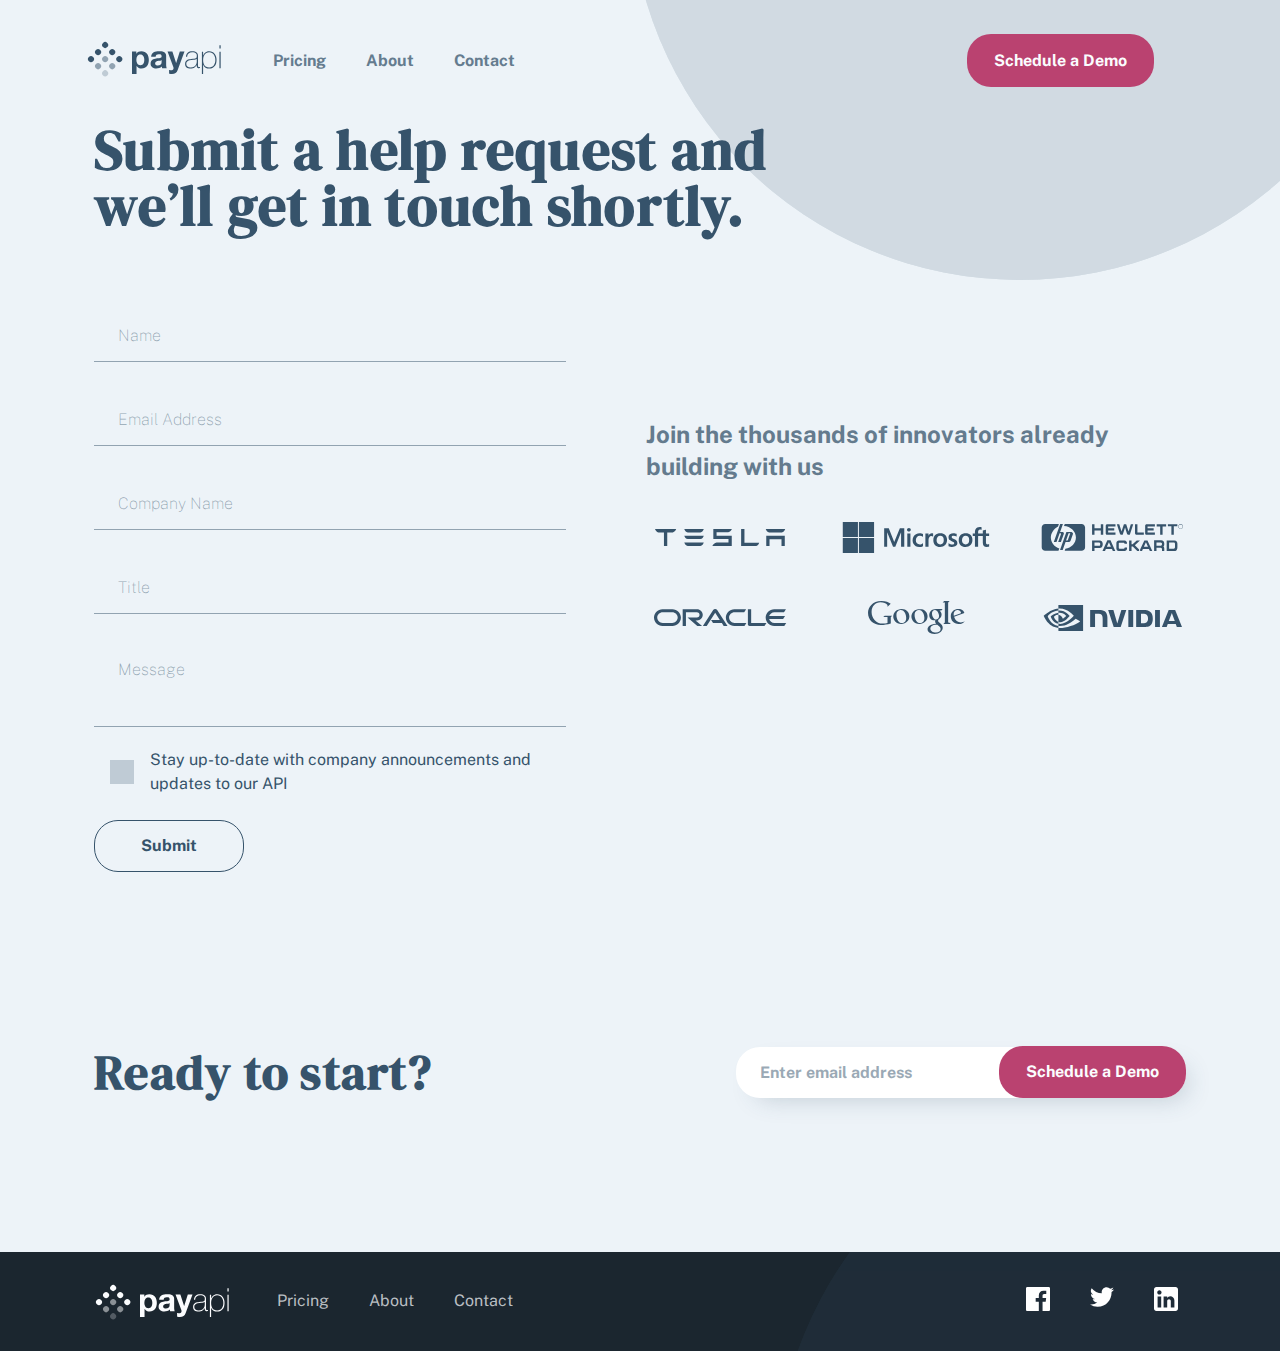
<file: contact.html>
<!DOCTYPE html>
<html lang="en">
  <head>
    <meta charset="UTF-8" />
    <meta name="viewport" content="width=device-width, initial-scale=1.0" />

    <link
      rel="icon"
      type="image/png"
      sizes="32x32"
      href="./assets/favicon-32x32.png"
    />
    <link rel="stylesheet" href="./styles/main.css" />
    <title>PayAPI Marketing | Contact</title>
  </head>

  <body class="contact-body">
    <header>
      <nav class="navigation container">
        <!-- Logo -->
        <a href="index.html" class="navigation__logo">
          <img src="./assets//shared/desktop/logo.svg" alt="payapi logo" />
        </a>
        <!-- Toggle Button -->
        <button id="jsToggleButton" class="navigation__toggle button">
          <img
            id="jsToggleImg"
            src="./assets/shared/mobile/menu.svg"
            alt="menu icon"
          />
        </button>
        <!-- Nav Links -->
        <ul class="navigation__list close">
          <li class="navigation__item">
            <a class="navigation__link" href="pricing.html">Pricing</a>
          </li>
          <li class="navigation__item">
            <a class="navigation__link" href="about.html">About</a>
          </li>
          <li class="navigation__item">
            <a class="navigation__link" href="contact.html">Contact</a>
          </li>
          <li class="navigation__item">
            <a class="navigation__link button primary" href="contact.html"
              >Schedule a Demo</a
            >
          </li>
        </ul>
      </nav>
    </header>
    <main class="contact-main">
      <div class="container">
        <h1 class="contact__heading">
          Submit a help request and we’ll get in touch shortly.
        </h1>
      </div>
      <div class="container contact__wrapper">
        <section id="contact" class="contact">
          <form id="contact-form" class="contact__form">
            <div class="contact__form-group">
              <input
                id="name"
                type="text"
                placeholder="Name"
                class="form-group__input"
              />
              <small></small>
            </div>
            <div class="contact__form-group">
              <input
                id="email"
                type="text"
                placeholder="Email Address"
                class="form-group__input"
              />
              <small></small>
            </div>
            <div class="contact__form-group">
              <input
                id="company"
                type="text"
                placeholder="Company Name"
                class="form-group__input"
              />
              <small></small>
            </div>
            <div class="contact__form-group">
              <input
                id="title"
                type="text"
                placeholder="Title"
                class="form-group__input"
              />
              <small></small>
            </div>
            <div class="contact__form-group">
              <textarea
                id="message"
                type="text"
                rows="3"
                placeholder="Message"
                class="form-group__input"
              ></textarea>
              <small></small>
            </div>
            <div class="contact__form-group">
              <label for="stay-up-to-date" class="form-group__label">
                <input
                  id="stay-up-to-date"
                  type="checkbox"
                  class="form-group__checkbox"
                />
                <span class="form-group__checkmark"></span>
                <span class="form-group__checkbox-text"
                  >Stay up-to-date with company announcements and updates to our
                  API</span
                >
              </label>
            </div>
            <button
              type="submit"
              class="button dark-button form-group__contact-button"
            >
              Submit
            </button>
          </form>
        </section>
        <section class="contact-references">
          <h3 class="contact-references__heading">
            Join the thousands of innovators already building with us
          </h3>
          <div class="contact-references__logos">
            <svg
              class="tesla"
              width="131"
              height="17"
              xmlns="http://www.w3.org/2000/svg"
            >
              <path
                d="M89.447.047v13.628h14.74c-.375 1.405-1.264 2.623-2.902 3.325h-15.16V.047h3.322zm-12.588 0c-.374 1.452-1.825 2.81-3.603 3.325H61.558l.047 3.372h15.16V17H57.347c.796-1.64 2.387-2.904 4.259-3.419H73.49V10.07H58.33V.047zM21.196 0v.047c-.371 1.503-1.623 2.912-3.386 3.381h-5.287l-.279.094V17H8.951V3.522l-.278-.094H3.386C1.67 3.052.37 1.55 0 .047L21.196 0zm108.586 6.744V17h-3.275v-6.837h-11.98V17h-3.275V6.744h18.53zM48.783 13.58c-.327 1.499-1.637 3.091-3.416 3.419H32.733c-1.778-.328-3.088-1.92-3.462-3.419zm0-6.884c-.327 1.499-1.637 3.09-3.416 3.419H32.733c-1.778-.375-3.088-1.92-3.462-3.419zM130.203 0c-.374 1.499-1.637 3.09-3.416 3.419h-12.634c-1.731-.375-3.041-1.92-3.416-3.419zm-81.42 0c-.327 1.499-1.637 3.09-3.416 3.419H32.733c-1.778-.375-3.088-1.92-3.462-3.419z"
                fill="#36536b"
                fill-rule="nonzero"
              />
            </svg>
            <svg
              class="microsoft"
              width="148"
              height="31"
              xmlns="http://www.w3.org/2000/svg"
            >
              <path
                d="M15.922 16v15H.782V16h15.14zm16.149 0v15H16.93V16h15.14zm79.549-4.777c.457 0 .983.054 1.562.16.582.107 1.061.238 1.425.392l.05.021v2.858l-.13-.087a5.195 5.195 0 00-1.403-.642 5.593 5.593 0 00-1.607-.244c-.57 0-1.023.127-1.35.376-.323.248-.48.554-.48.936 0 .432.127.772.378 1.013.261.25.894.574 1.881.965 1.24.493 2.128 1.05 2.64 1.659.516.612.777 1.372.777 2.258 0 1.228-.486 2.232-1.444 2.985-.953.748-2.258 1.127-3.88 1.127-.525 0-1.13-.07-1.795-.205-.667-.135-1.232-.308-1.681-.512l-.049-.022v-3.014l.132.094a6.547 6.547 0 001.776.888c.639.208 1.222.313 1.733.313 1.38 0 2.05-.43 2.05-1.313 0-.31-.067-.561-.197-.745-.134-.187-.371-.38-.706-.572-.342-.195-.88-.443-1.603-.736-.86-.365-1.508-.723-1.928-1.065a3.28 3.28 0 01-.948-1.221c-.204-.465-.308-1.013-.308-1.63 0-1.187.482-2.168 1.431-2.916.944-.744 2.18-1.12 3.674-1.12zM137.763 5c.734 0 1.327.078 1.762.232l.055.02v2.656l-.117-.052a3.424 3.424 0 00-1.379-.31c-.623 0-1.111.198-1.453.586-.344.394-.519.983-.519 1.753v1.655h4.704V8.57l.059-.018 2.98-.9.106-.032v3.92h3.173v2.521h-3.172v6.205c0 .795.144 1.364.43 1.689.281.322.735.485 1.35.485.162 0 .373-.035.626-.105.25-.069.465-.161.637-.274l.13-.084v2.544l-.042.025c-.19.106-.51.206-.981.306a6.562 6.562 0 01-1.347.148c-2.62 0-3.95-1.409-3.95-4.189v-6.75h-4.703v10.622h-3.171V14.06h-2.21V11.54h2.21V9.72c0-.913.204-1.739.607-2.454a4.246 4.246 0 011.716-1.673c.733-.394 1.574-.593 2.5-.593zm-13.973 6.223c2.07 0 3.71.608 4.877 1.806 1.166 1.198 1.757 2.865 1.757 4.955 0 2.116-.63 3.833-1.873 5.102-1.243 1.27-2.953 1.913-5.082 1.913-2.043 0-3.694-.61-4.907-1.817-1.214-1.206-1.829-2.86-1.829-4.919 0-2.166.63-3.9 1.873-5.152 1.244-1.253 2.988-1.888 5.184-1.888zm-25.402 0c2.069 0 3.71.608 4.876 1.806 1.166 1.198 1.758 2.865 1.758 4.955 0 2.116-.63 3.833-1.873 5.102-1.243 1.27-2.953 1.913-5.082 1.913-2.043 0-3.694-.61-4.907-1.817-1.214-1.206-1.83-2.86-1.83-4.919 0-2.166.631-3.9 1.874-5.152 1.243-1.253 2.988-1.888 5.184-1.888zm-20.614 0c.56 0 1.148.062 1.75.186.606.123 1.093.286 1.45.483l.043.024V14.9l-.132-.094c-.95-.68-1.953-1.023-2.982-1.023-1.204 0-2.193.402-2.939 1.196-.748.797-1.127 1.876-1.127 3.208 0 1.324.364 2.376 1.082 3.126.716.748 1.703 1.128 2.932 1.128.443 0 .947-.097 1.501-.287a5.917 5.917 0 001.533-.788l.132-.095v2.833l-.042.023c-1.019.58-2.29.873-3.779.873-1.276 0-2.428-.277-3.425-.822a5.855 5.855 0 01-2.344-2.339c-.557-1.004-.839-2.144-.839-3.385 0-1.418.291-2.69.863-3.777a6.127 6.127 0 012.513-2.55c1.09-.6 2.372-.904 3.81-.904zm12.076.089c.523 0 .935.062 1.227.184l.05.021v3.117l-.13-.094c-.146-.103-.392-.201-.731-.292a3.724 3.724 0 00-.942-.136c-.833 0-1.515.355-2.026 1.056-.519.71-.781 1.648-.781 2.792v6.723h-3.133V11.54h3.133v2.276h.033c.293-.739.675-1.331 1.205-1.763a3.236 3.236 0 012.095-.741zm-21.42.228v13.143h-3.132V11.54h3.133zM46.77 6.343l5.458 13.622 5.624-13.622h4.425v18.34H59.08V10.57h-.103l-5.674 14.113h-2.267l-5.764-14.114h-.103v14.114h-3.005V6.343h4.605zm76.854 7.44c-1.134 0-2.033.382-2.673 1.136-.643.759-.97 1.85-.97 3.243 0 1.351.327 2.414.97 3.16.64.742 1.547 1.119 2.698 1.119 1.158 0 2.044-.37 2.633-1.098.593-.733.894-1.83.894-3.257 0-1.41-.32-2.492-.95-3.217-.627-.72-1.503-1.086-2.602-1.086zm-25.402 0c-1.134 0-2.033.382-2.672 1.136-.644.759-.97 1.85-.97 3.243 0 1.351.325 2.414.969 3.16.64.742 1.547 1.119 2.698 1.119 1.158 0 2.044-.37 2.632-1.098.594-.733.894-1.83.894-3.257 0-1.41-.32-2.492-.95-3.217-.627-.72-1.502-1.086-2.601-1.086zM15.922 0v15H.782V0h15.14zM32.07 0v15H16.93V0h15.14zm34.825 5.941c.543 0 1.001.178 1.362.53.362.353.546.782.546 1.276 0 .503-.189.929-.56 1.264-.37.334-.823.503-1.347.503-.525 0-.976-.17-1.341-.503a1.646 1.646 0 01-.554-1.264c0-.512.189-.945.56-1.29.369-.343.819-.516 1.334-.516z"
                fill="#36536b"
                fill-rule="nonzero"
              />
            </svg>
            <svg
              class="hewlett-packard"
              width="142"
              height="27"
              xmlns="http://www.w3.org/2000/svg"
            >
              <path
                d="M69.493 16.373L74.305 27h-2.478l-.868-1.923h-6.086L64.015 27h-2.572l4.907-10.627h3.143zm50.612 0c1.715 0 3.191 1.202 3.191 3.366 0 1.923-.38 2.644-.953 3.126.762.384.953 1.297.953 1.922v2.211h-2.286v-1.922c0-.433-.477-1.203-1.43-1.203h-4.095V27h-2.382V16.373zm-29.566.01v3.984h1.046l4.138-3.984h3.234l-5.09 4.991 4.233 4.224v1.392h-1.808l-4.517-4.416H90.54v4.416h-2.427V16.383h2.427zm-31.815.006c1.282 0 3.04.815 3.04 3.835 0 2.973-1.616 3.787-3.041 3.787h-5.226v2.973h-2.423V16.389zm74.75.002c1.995 0 2.945 1.39 2.945 3.259v3.237c-.012 1.508-.265 4.094-2.992 4.094h-7.74v-10.59zm-26.99.003l4.797 10.585h-2.47l-.865-1.916h-6.067l-.854 1.916h-1.899v-1.485l4.225-9.1h3.133zm-22.863.006c1.518.047 2.418 1.627 2.418 2.536v.908H83.62c-.049-.479-.475-1.195-.854-1.195h-4.175c-.947 0-.805.956-.805.956v4.21c0 .766.474.957.759.957h4.126c.9 0 .997-.765.997-1.244h2.37v.957c0 1.58-1.09 2.488-2.417 2.488h-5.787c-1.803 0-2.467-1.388-2.467-2.488v-5.598c0-1.195 1.28-2.487 2.419-2.487zM40.52 0c1.97 0 3.567 1.58 3.567 3.57v19.72a3.6 3.6 0 01-1.046 2.539 3.537 3.537 0 01-2.52 1.044H23.662l.718-2.17c5.98-.888 10.545-5.597 10.545-11.273 0-6.106-5.283-11.094-11.929-11.409L23.76 0h16.76zM17.886 0l-.855 2.4c-4.115 2.205-7.199 6.638-7.199 11.03 0 4.998 3.55 9.408 8.488 11.01l-.861 2.433H4.252c-1.965 0-3.558-1.625-3.558-3.61V3.598C.693 1.614 2.285.004 4.252.001h13.634zm11.91 7.902c1.328 0 2.705.698 1.993 2.605l-2.041 5.677c-.38 1.07-.712 1.815-2.706 1.815h-2.495L21.727 26H19.02l6.36-18.098zm103.062 10.694h-4.75v6.18h4.56c.854 0 1.329-.814 1.329-1.724v-3.02c.049-.669-.426-1.436-1.14-1.436zm-64.937-.252l-2.048 4.52h4.049l-2.001-4.52zm36.997.014l-2.042 4.502h4.074l-2.032-4.502zm-46.907.236h-4.514v3.212h4.656c1.046 0 1.046-1.102 1.046-1.581v-.07c-.003-.512-.054-1.56-1.188-1.56zm61.568-.009h-4.095v3.077h4.382c.905 0 1.143-1.106 1.143-1.634 0-.53-.238-1.443-1.43-1.443zM21.934 0l-2.838 7.947h1.609c1.655 0 2.507.696 2.081 2.086-.426 1.39-2.838 7.969-2.838 7.969h-2.79l2.79-7.784c.094-.464.094-.88-.472-.88h-.852l-3.121 8.664h-2.697V18L19.191 0h2.743zM28.8 9.298h-1.187l-2.574 7.305h1.197c.475 0 .712-.512.76-.791.003-.017.012-.051.028-.102l.063-.198c.146-.442.447-1.301.77-2.213l.177-.5c.505-1.419 1.003-2.803 1.003-2.803.142-.372.19-.698-.237-.698zM78.28.156l2.241 7.264L82.904.204h2.287l2.382 7.216 2.24-7.264h2.43l-3.43 10.632h-1.43c-.715-.001-1.405-1.083-1.549-1.612L84.048 3.62l-2.335 7.168h-1.477c-.715 0-1.335-1.106-1.478-1.635L75.85.156h2.43zm58.079.002V2.37h-3.548v8.413h-2.428V2.37h-3.5V.158h9.476zM74.48.167v2.21h-7.325v1.968h6.088v2.208h-6.088v2.016h7.325v2.207h-8.228c-.952 0-1.522-.768-1.522-1.392V1.751c0-.96.57-1.584 1.664-1.584h8.086zm50.658-.002v2.21h-3.545v8.401h-2.425V2.375h-3.497V.165h9.467zm-11.244.006v2.206h-7.32v1.967h6.084V6.55h-6.084v2.015h7.32v2.206h-8.223c-.952 0-1.522-.767-1.522-1.391V1.755c0-.96.57-1.584 1.664-1.584h8.08zM53.497.174v4.17h6.319V.175h2.423v10.595h-2.423v-4.22h-6.32v4.22h-2.422V.174h2.423zm42.929.004V8.56h6.41v2.204h-7.123c-1.092 0-1.71-.766-1.71-1.58V.177h2.423zm43.216-.084c.627-.01 1.23.24 1.669.692.458.462.689 1.021.689 1.677.01.634-.24 1.243-.69 1.686a2.26 2.26 0 01-1.668.699 2.244 2.244 0 01-1.665-.699 2.317 2.317 0 01-.683-1.686 2.3 2.3 0 01.69-1.677 2.255 2.255 0 011.658-.692zm.001.32c-.56 0-1.036.2-1.431.602-.394.399-.59.881-.59 1.446-.01.546.202 1.073.587 1.457a1.93 1.93 0 001.433.602c.54.009 1.06-.21 1.434-.602.394-.402.59-.887.59-1.457 0-.565-.196-1.047-.59-1.446a1.941 1.941 0 00-1.433-.602z"
                fill="#36536b"
                fill-rule="nonzero"
              />
            </svg>
            <svg
              class="oracle"
              width="133"
              height="17"
              xmlns="http://www.w3.org/2000/svg"
            >
              <path
                d="M57.081 11.06h8.737l-4.62-7.351-8.479 13.29h-3.858L59.174 1.036A2.445 2.445 0 0161.198 0c.802 0 1.55.376 1.984 1.008L73.536 17h-3.859l-1.82-2.97H59.01l-1.93-2.97zm40.084 2.97V.16h-3.274v15.226c0 .417.163.82.475 1.129.313.309.734.484 1.196.484h14.933l1.93-2.97h-15.26zM42.99 11.543c3.18 0 5.762-2.54 5.762-5.684 0-3.145-2.582-5.698-5.762-5.698H28.665V17h3.273V3.131h10.835a2.734 2.734 0 012.745 2.729 2.733 2.733 0 01-2.745 2.727l-9.231-.013L43.317 17h4.756l-6.577-5.456h1.495zM8.514 17C3.814 17 0 13.237 0 8.587S3.814.161 8.514.161h9.896c4.701 0 8.513 3.776 8.513 8.426S23.11 17 18.41 17H8.514zm9.676-2.97c3.045 0 5.512-2.433 5.512-5.443s-2.467-5.456-5.512-5.456H8.733c-3.044 0-5.511 2.446-5.511 5.456 0 3.01 2.467 5.443 5.511 5.443h9.457zM80.37 17c-4.7 0-8.519-3.763-8.519-8.413S75.67.161 80.371.161h11.754l-1.917 2.97h-9.62c-3.043 0-5.516 2.446-5.516 5.456 0 3.01 2.473 5.443 5.516 5.443h11.808L90.466 17H80.371zm40.044-2.97c-2.513 0-4.647-1.666-5.299-3.965h13.996l1.929-2.97h-15.925c.652-2.284 2.786-3.964 5.3-3.964h9.606l1.943-2.97h-11.767c-4.702 0-8.52 3.776-8.52 8.426s3.818 8.412 8.52 8.412h10.096l1.929-2.97h-11.808z"
                fill="#36536b"
                fill-rule="nonzero"
              />
            </svg>
            <svg
              class="google"
              width="97"
              height="33"
              xmlns="http://www.w3.org/2000/svg"
            >
              <path
                d="M74.618 8l-1.331 1.376h-1.77c1.45 1.274 2.086 2.635 2.086 4.217 0 2.306-1.259 3.462-2.15 4.243-.163.15-.598.462-.85.736-.142.168-.531.613-.531 1.285 0 .47.151.869.931 1.496 2.654 2.055 3.702 3.246 3.702 5.42 0 3.085-2.836 6.227-8.313 6.227-4.625 0-6.827-2.338-6.827-4.714 0-2.713 2.434-5.238 8.49-5.619-.64-.75-.942-1.237-.942-2.104.001-.589.244-1.197.244-1.197h-.89c-3.52 0-5.226-2.777-5.226-5.238C61.241 10.895 63.635 8 68.06 8h6.558zM68.59 23.664c-4.543.065-6.2 1.836-6.2 3.894 0 2.485 2.417 4.006 5.579 4.006 2.88 0 4.658-1.554 4.658-3.535 0-1.442-.808-2.25-2.103-3.31-.557-.439-1.353-1.027-1.353-1.027s-.243-.028-.58-.028zM13.512 0c4.22 0 7.172 1.284 9.21 2.636L19.5 5.794V3.891c-1.719-1.527-3.64-2.623-6.942-2.623-5.219 0-8.96 3.966-8.96 9.621 0 5.766 4.136 11.67 11.172 11.67 1.736 0 3.406-.23 4.729-.646V16.08h-4.24l1.42-1.38h7.56l-1.113 1.09c-.206.186-.344.398-.344.706v6.027C19.25 23.485 16.197 24 12.757 24 5.66 24 .015 19.425.015 11.83.015 6.492 4.249 0 13.512 0zm20.227 8c4.6.001 7.658 3.606 7.658 7.318 0 3.985-3.129 7.682-8.23 7.682-5.302 0-7.919-4.014-7.919-7.394C25.248 11.69 28.497 8 33.74 8zm47.873-8l-1.16 1.14a.878.878 0 00-.306.69v19.09c0 .41.295.831.79.89l1.844.227-.98.963h-6.425l1.177-1.154c.193-.197.283-.388.283-.669V1.403h-2.13L76.132 0h5.48zm8.66 8c3.852 0 5.528 1.987 6.123 3.96L86.1 15.833c.983 3.597 3.792 5.554 6.706 5.554 1.534 0 2.688-.436 4.103-1.1-.75.933-1.776 1.676-2.844 2.134-.995.425-2.057.579-3.346.579-5.172 0-7.94-3.978-7.94-7.798C82.78 10.576 86.638 8 90.27 8zM51.906 8c4.6.001 7.658 3.606 7.658 7.318 0 3.985-3.13 7.682-8.23 7.682-5.302 0-7.919-4.014-7.919-7.394C43.416 11.69 46.665 8 51.907 8zM32.87 9.076c-.6 0-1.514.114-2.49.715-1.194.802-1.952 1.891-1.952 4.122 0 2.24.79 4.533 1.597 5.766.918 1.34 2.143 2.36 3.897 2.36h.069c.684-.015 4.221-.29 4.221-5.017 0-3.308-1.646-7.946-5.342-7.946zm18.168 0c-.6 0-1.515.114-2.49.715-1.194.802-1.952 1.891-1.952 4.122 0 2.24.79 4.533 1.597 5.766.917 1.34 2.143 2.36 3.897 2.36h.069c.684-.015 4.221-.29 4.221-5.017 0-3.308-1.646-7.946-5.342-7.946zm15.801-.047c-1.547 0-2.848 1.2-2.848 3.458 0 2.5 1.17 4.603 2.348 5.392.53.375 1.157.526 1.68.526 1.067 0 3.04-.718 3.04-3.344 0-2.432-1.254-4.398-2.039-5.13-.708-.609-1.378-.902-2.18-.902zm22.758.03c-1.288 0-3.9.898-3.9 4.26 0 .801.172 1.543.172 1.543l6.328-2.382c.503-.185.758-.384.758-.762 0-1.168-1.41-2.66-3.358-2.66z"
                fill="#36536b"
                fill-rule="nonzero"
              />
            </svg>
            <svg
              class="nividia"
              width="139"
              height="26"
              xmlns="http://www.w3.org/2000/svg"
            >
              <path
                d="M40.086 0v26H15.427v-3.053c.522.058 1.043.087 1.594.087 5.708 0 15.777-2.908 20.095-6.525-.638-.637-3.724-2.098-4.477-2.706-4.55 3.907-9.243 7.22-15.734 7.22-.493 0-1-.044-1.492-.101v-2.17c.594.1 1.188.158 1.796.158 6.969 0 13.662-8.13 13.662-8.13s-5.838-7.626-14.777-7.322l-.696.043V0h24.688zM15.413 3.501l-.001 1.909-.014.001v.001l-.37.034c-6.73.69-10.15 5.567-10.275 5.748-.003.005 2.706 8.744 10.645 9.728v2.025C4.576 21.934.722 10.794.722 10.794s6.81-6.656 14.69-7.293zM90.19 5.03V22h-4.854V5.029h4.854zm9.78 0c3.876 0 6.47.46 8.249 2.833 1.005 1.323 1.574 3.452 1.574 5.84 0 2.603-.67 4.99-1.72 6.069C106.6 21.31 105.23 22 101.033 22h-7.87V5.029zm-29.558 0l3.877 13.447L78.341 5.03h4.955L77.699 22h-6.995L65.165 5.029h5.247zm46.508 0V22h-4.854V5.029h4.854zM56.07 5c4.16.03 8.351 1.013 8.351 7.607v9.378h-4.751v-7.752c0-2.374-.306-3.682-1.079-4.488-.597-.633-1.472-.935-2.725-.935l-3.819-.014v13.189h-4.897V5zm76.094.028L139 21.97h-5.203l-1.02-2.991h-8.016l-1.079 3.006h-4.78l6.777-16.957h6.486zM15.398 7.755v2.026h-.014c-2.507-.304-4.477 2.04-4.477 2.04l.008.027c.106.351 1.272 3.978 4.483 5.066v1.852c-5.998-1.071-7.664-7.307-7.664-7.307l.07-.074.089-.089c.663-.656 3.376-3.091 7.505-3.54zm84.659.956h-2.084v9.65h2.084c3.031 0 4.984-1.352 4.984-4.832 0-3.48-1.953-4.818-4.984-4.818zm-73.315 2.198l-.019.027-.099.131c-.743.976-4.891 6.15-9.313 6.15-.652 0-1.29-.1-1.898-.303V9.795c2.506.304 3.013 1.404 4.506 3.907l3.346-2.807s-2.448-3.198-6.563-3.198a9.832 9.832 0 00-1.304.058V5.412h.015l-.001-.002.334-.019c.116-.005.232-.009.348-.009 6.432-.202 10.648 5.527 10.648 5.527zm102.085-2.788l-3.032 7.94h5.976l-2.944-7.94z"
                fill="#36536b"
                fill-rule="nonzero"
              />
            </svg>
          </div>
        </section>
      </div>
      <!-- Ready section -->
      <section id="ready" class="ready">
        <div class="container ready__wrapper">
          <h1 class="ready__heading">Ready to start?</h1>
          <form class="ready-form">
            <input
              aria-label="Email Address"
              class="input"
              type="email"
              placeholder="Enter email address"
            />
            <button class="button primary ready-form__button" type="submit">
              Schedule a Demo
            </button>
          </form>
        </div>
      </section>
      <!-- End Ready section -->
    </main>

    <!-- Footer -->
    <footer id="footer" class="footer">
      <div class="container footer__wrapper">
        <img src="./assets/shared/desktop/logo-light.svg" alt="PayAPI Logo" />
        <nav class="footer__navigation">
          <ul class="footer-navigation__list">
            <li class="footer-navigation__item">
              <a class="footer-navigation__link" href="pricing.html">Pricing</a>
            </li>
            <li class="footer-navigation__item">
              <a class="footer-navigation__link" href="about.html">About</a>
            </li>
            <li class="footer-navigation__item">
              <a class="footer-navigation__link" href="contact.html">Contact</a>
            </li>
          </ul>
        </nav>
        <ul class="footer-social">
          <li class="footer-social__item">
            <a class="footer-social__link" href="index.html">
              <svg width="24" height="24" xmlns="http://www.w3.org/2000/svg">
                <path
                  d="M22.675 0H1.325C.593 0 0 .593 0 1.325v21.351C0 23.407.593 24 1.325 24H12.82v-9.294H9.692v-3.622h3.128V8.413c0-3.1 1.893-4.788 4.659-4.788 1.325 0 2.463.099 2.795.143v3.24l-1.918.001c-1.504 0-1.795.715-1.795 1.763v2.313h3.587l-.467 3.622h-3.12V24h6.116c.73 0 1.323-.593 1.323-1.325V1.325C24 .593 23.407 0 22.675 0z"
                  fill="#FFFFFF"
                  fill-rule="nonzero"
                />
              </svg>
            </a>
          </li>
          <li class="footer-social__item">
            <a class="footer-social__link" href="index.html">
              <svg width="24" height="20" xmlns="http://www.w3.org/2000/svg">
                <path
                  d="M24 2.557a9.83 9.83 0 01-2.828.775A4.932 4.932 0 0023.337.608a9.864 9.864 0 01-3.127 1.195A4.916 4.916 0 0016.616.248c-3.179 0-5.515 2.966-4.797 6.045A13.978 13.978 0 011.671 1.149a4.93 4.93 0 001.523 6.574 4.903 4.903 0 01-2.229-.616c-.054 2.281 1.581 4.415 3.949 4.89a4.935 4.935 0 01-2.224.084 4.928 4.928 0 004.6 3.419A9.9 9.9 0 010 17.54a13.94 13.94 0 007.548 2.212c9.142 0 14.307-7.721 13.995-14.646A10.025 10.025 0 0024 2.557z"
                  fill="#FFFFFF"
                  fill-rule="nonzero"
                />
              </svg>
            </a>
          </li>
          <li class="footer-social__item">
            <a class="footer-social__link" href="index.html">
              <svg width="24" height="24" xmlns="http://www.w3.org/2000/svg">
                <path
                  d="M21.6 0H2.4C1.08 0 0 1.08 0 2.4v19.2C0 22.92 1.08 24 2.4 24h19.2c1.32 0 2.4-1.08 2.4-2.4V2.4C24 1.08 22.92 0 21.6 0zM7.2 20.4H3.6V9.6h3.6v10.8zM5.4 7.56c-1.2 0-2.16-.96-2.16-2.16 0-1.2.96-2.16 2.16-2.16 1.2 0 2.16.96 2.16 2.16 0 1.2-.96 2.16-2.16 2.16zm15 12.84h-3.6v-6.36c0-.96-.84-1.8-1.8-1.8-.96 0-1.8.84-1.8 1.8v6.36H9.6V9.6h3.6v1.44c.6-.96 1.92-1.68 3-1.68 2.28 0 4.2 1.92 4.2 4.2v6.84z"
                  fill="#FFFFFF"
                  fill-rule="nonzero"
                />
              </svg>
            </a>
          </li>
        </ul>
      </div>
    </footer>
    <!-- End Footer -->
    <script src="./js/index.js"></script>
    <script src="./js/contact-form.js"></script>
  </body>
</html>
</file>
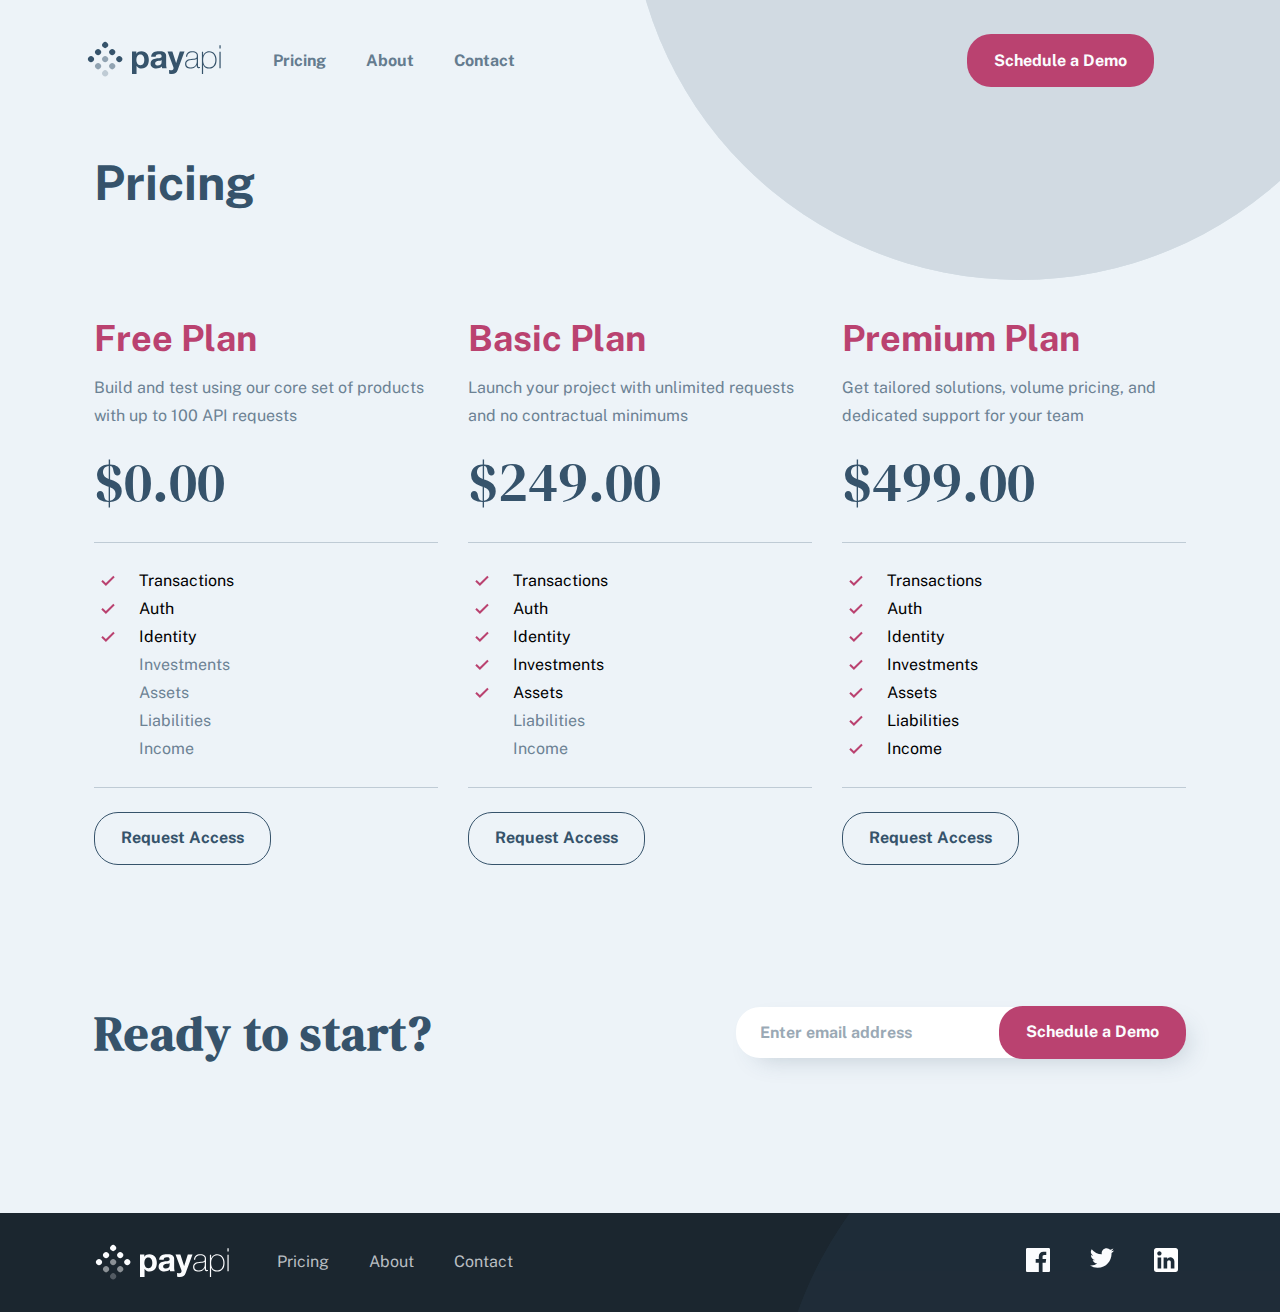
<file: pricing.html>
<!DOCTYPE html>
<html lang="en">
  <head>
    <meta charset="UTF-8" />
    <meta name="viewport" content="width=device-width, initial-scale=1.0" />

    <link
      rel="icon"
      type="image/png"
      sizes="32x32"
      href="./assets/favicon-32x32.png"
    />
    <link rel="stylesheet" href="./styles/main.css" />
    <title>PayAPI Marketing | Pricing</title>
  </head>

  <body class="pricing-body">
    <header class="pricing-header">
      <nav class="navigation container">
        <!-- Logo -->
        <a href="index.html" class="navigation__logo">
          <img src="./assets//shared/desktop/logo.svg" alt="payapi logo" />
        </a>
        <!-- Toggle Button -->
        <button id="jsToggleButton" class="navigation__toggle button">
          <img
            id="jsToggleImg"
            src="./assets/shared/mobile/menu.svg"
            alt="menu icon"
          />
        </button>
        <!-- Nav Links -->
        <ul class="navigation__list close">
          <li class="navigation__item">
            <a class="navigation__link" href="pricing.html">Pricing</a>
          </li>
          <li class="navigation__item">
            <a class="navigation__link" href="about.html">About</a>
          </li>
          <li class="navigation__item">
            <a class="navigation__link" href="contact.html">Contact</a>
          </li>
          <li class="navigation__item">
            <a class="navigation__link button primary" href="contact.html"
              >Schedule a Demo</a
            >
          </li>
        </ul>
      </nav>
    </header>

    <main class="pricing-main">
      <div class="container">
        <h1 class="pricing__heading">Pricing</h1>
      </div>
      <section id="pricing" class="pricing">
        <div class="container pricing__wrapper">
          <!-- Card 1 -->
          <div class="pricing-card">
            <h4 class="pricing-card__heading">Free Plan</h4>
            <p class="pricing-card__description">
              Build and test using our core set of products with up to 100 API
              requests
            </p>
            <h2 class="pricing-card__price">$0.00</h2>
            <div class="pricing-card__body">
              <ul class="pricing-card__list">
                <li class="pricing-card__item">
                  <img
                    class="pricing-card__icon"
                    src="./assets/shared/desktop/icon-check.svg"
                    alt="check icon"
                  />
                  Transactions
                </li>
                <li class="pricing-card__item">
                  <img
                    class="pricing-card__icon"
                    src="./assets/shared/desktop/icon-check.svg"
                    alt="check icon"
                  />
                  Auth
                </li>
                <li class="pricing-card__item">
                  <img
                    class="pricing-card__icon"
                    src="./assets/shared/desktop/icon-check.svg"
                    alt="check icon"
                  />
                  Identity
                </li>
                <li class="pricing-card__item pricing-card__item--disabled">
                  <span></span>
                  Investments
                </li>
                <li class="pricing-card__item pricing-card__item--disabled">
                  <span></span>Assets
                </li>
                <li class="pricing-card__item pricing-card__item--disabled">
                  <span></span>Liabilities
                </li>
                <li class="pricing-card__item pricing-card__item--disabled">
                  <span></span>Income
                </li>
              </ul>
            </div>
            <div class="pricing-card__footer">
              <button class="button dark-button">Request Access</button>
            </div>
          </div>
          <!-- Card 2 -->
          <div class="pricing-card">
            <h4 class="pricing-card__heading">Basic Plan</h4>
            <p class="pricing-card__description">
              Launch your project with unlimited requests and no contractual
              minimums
            </p>
            <h2 class="pricing-card__price">$249.00</h2>
            <div class="pricing-card__body">
              <ul class="pricing-card__list">
                <li class="pricing-card__item">
                  <img
                    class="pricing-card__icon"
                    src="./assets/shared/desktop/icon-check.svg"
                    alt="check icon"
                  />
                  Transactions
                </li>
                <li class="pricing-card__item">
                  <img
                    class="pricing-card__icon"
                    src="./assets/shared/desktop/icon-check.svg"
                    alt="check icon"
                  />
                  Auth
                </li>
                <li class="pricing-card__item">
                  <img
                    class="pricing-card__icon"
                    src="./assets/shared/desktop/icon-check.svg"
                    alt="check icon"
                  />
                  Identity
                </li>
                <li class="pricing-card__item">
                  <img
                    class="pricing-card__icon"
                    src="./assets/shared/desktop/icon-check.svg"
                    alt="check icon"
                  />
                  Investments
                </li>
                <li class="pricing-card__item">
                  <img
                    class="pricing-card__icon"
                    src="./assets/shared/desktop/icon-check.svg"
                    alt="check icon"
                  />Assets
                </li>
                <li class="pricing-card__item pricing-card__item--disabled">
                  <span></span>Liabilities
                </li>
                <li class="pricing-card__item pricing-card__item--disabled">
                  <span></span>Income
                </li>
              </ul>
            </div>
            <div class="pricing-card__footer">
              <button class="button dark-button">Request Access</button>
            </div>
          </div>
          <!-- Card 3 -->
          <div class="pricing-card">
            <h4 class="pricing-card__heading">Premium Plan</h4>
            <p class="pricing-card__description">
              Get tailored solutions, volume pricing, and dedicated support for
              your team
            </p>
            <h2 class="pricing-card__price">$499.00</h2>
            <div class="pricing-card__body">
              <ul class="pricing-card__list">
                <li class="pricing-card__item">
                  <img
                    class="pricing-card__icon"
                    src="./assets/shared/desktop/icon-check.svg"
                    alt="check icon"
                  />
                  Transactions
                </li>
                <li class="pricing-card__item">
                  <img
                    class="pricing-card__icon"
                    src="./assets/shared/desktop/icon-check.svg"
                    alt="check icon"
                  />
                  Auth
                </li>
                <li class="pricing-card__item">
                  <img
                    class="pricing-card__icon"
                    src="./assets/shared/desktop/icon-check.svg"
                    alt="check icon"
                  />
                  Identity
                </li>
                <li class="pricing-card__item">
                  <img
                    class="pricing-card__icon"
                    src="./assets/shared/desktop/icon-check.svg"
                    alt="check icon"
                  />
                  Investments
                </li>
                <li class="pricing-card__item">
                  <img
                    class="pricing-card__icon"
                    src="./assets/shared/desktop/icon-check.svg"
                    alt="check icon"
                  />
                  Assets
                </li>
                <li class="pricing-card__item">
                  <img
                    class="pricing-card__icon"
                    src="./assets/shared/desktop/icon-check.svg"
                    alt="check icon"
                  />
                  Liabilities
                </li>
                <li class="pricing-card__item">
                  <img
                    class="pricing-card__icon"
                    src="./assets/shared/desktop/icon-check.svg"
                    alt="check icon"
                  />
                  Income
                </li>
              </ul>
            </div>
            <div class="pricing-card__footer">
              <button class="button dark-button">Request Access</button>
            </div>
          </div>
        </div>
      </section>
      <!-- Ready section -->
      <section id="ready" class="ready">
        <div class="container ready__wrapper">
          <h1 class="ready__heading">Ready to start?</h1>
          <form class="ready-form">
            <input
              aria-label="Email Address"
              class="input"
              type="email"
              placeholder="Enter email address"
            />
            <button class="button primary ready-form__button" type="submit">
              Schedule a Demo
            </button>
          </form>
        </div>
      </section>
      <!-- End Ready section -->
    </main>
    <footer id="footer" class="footer">
      <div class="container footer__wrapper">
        <img src="./assets/shared/desktop/logo-light.svg" alt="" />
        <nav class="footer__navigation">
          <ul class="footer-navigation__list">
            <li class="footer-navigation__item">
              <a class="footer-navigation__link" href="pricing.html">Pricing</a>
            </li>
            <li class="footer-navigation__item">
              <a class="footer-navigation__link" href="about.html">About</a>
            </li>
            <li class="footer-navigation__item">
              <a class="footer-navigation__link" href="contact.html">Contact</a>
            </li>
          </ul>
        </nav>
        <ul class="footer-social">
          <li class="footer-social__item">
            <a class="footer-social__link" href="index.html">
              <svg width="24" height="24" xmlns="http://www.w3.org/2000/svg">
                <path
                  d="M22.675 0H1.325C.593 0 0 .593 0 1.325v21.351C0 23.407.593 24 1.325 24H12.82v-9.294H9.692v-3.622h3.128V8.413c0-3.1 1.893-4.788 4.659-4.788 1.325 0 2.463.099 2.795.143v3.24l-1.918.001c-1.504 0-1.795.715-1.795 1.763v2.313h3.587l-.467 3.622h-3.12V24h6.116c.73 0 1.323-.593 1.323-1.325V1.325C24 .593 23.407 0 22.675 0z"
                  fill="#FBFCFE"
                  fill-rule="nonzero"
                />
              </svg>
            </a>
          </li>
          <li class="footer-social__item">
            <a class="footer-social__link" href="index.html">
              <svg width="24" height="20" xmlns="http://www.w3.org/2000/svg">
                <path
                  d="M24 2.557a9.83 9.83 0 01-2.828.775A4.932 4.932 0 0023.337.608a9.864 9.864 0 01-3.127 1.195A4.916 4.916 0 0016.616.248c-3.179 0-5.515 2.966-4.797 6.045A13.978 13.978 0 011.671 1.149a4.93 4.93 0 001.523 6.574 4.903 4.903 0 01-2.229-.616c-.054 2.281 1.581 4.415 3.949 4.89a4.935 4.935 0 01-2.224.084 4.928 4.928 0 004.6 3.419A9.9 9.9 0 010 17.54a13.94 13.94 0 007.548 2.212c9.142 0 14.307-7.721 13.995-14.646A10.025 10.025 0 0024 2.557z"
                  fill="#FBFCFE"
                  fill-rule="nonzero"
                />
              </svg>
            </a>
          </li>
          <li class="footer-social__item">
            <a class="footer-social__link" href="index.html">
              <svg width="24" height="24" xmlns="http://www.w3.org/2000/svg">
                <path
                  d="M21.6 0H2.4C1.08 0 0 1.08 0 2.4v19.2C0 22.92 1.08 24 2.4 24h19.2c1.32 0 2.4-1.08 2.4-2.4V2.4C24 1.08 22.92 0 21.6 0zM7.2 20.4H3.6V9.6h3.6v10.8zM5.4 7.56c-1.2 0-2.16-.96-2.16-2.16 0-1.2.96-2.16 2.16-2.16 1.2 0 2.16.96 2.16 2.16 0 1.2-.96 2.16-2.16 2.16zm15 12.84h-3.6v-6.36c0-.96-.84-1.8-1.8-1.8-.96 0-1.8.84-1.8 1.8v6.36H9.6V9.6h3.6v1.44c.6-.96 1.92-1.68 3-1.68 2.28 0 4.2 1.92 4.2 4.2v6.84z"
                  fill="#FFF"
                  fill-rule="nonzero"
                />
              </svg>
            </a>
          </li>
        </ul>
      </div>
    </footer>
    <script src="./js/index.js"></script>
  </body>
</html>
</file>
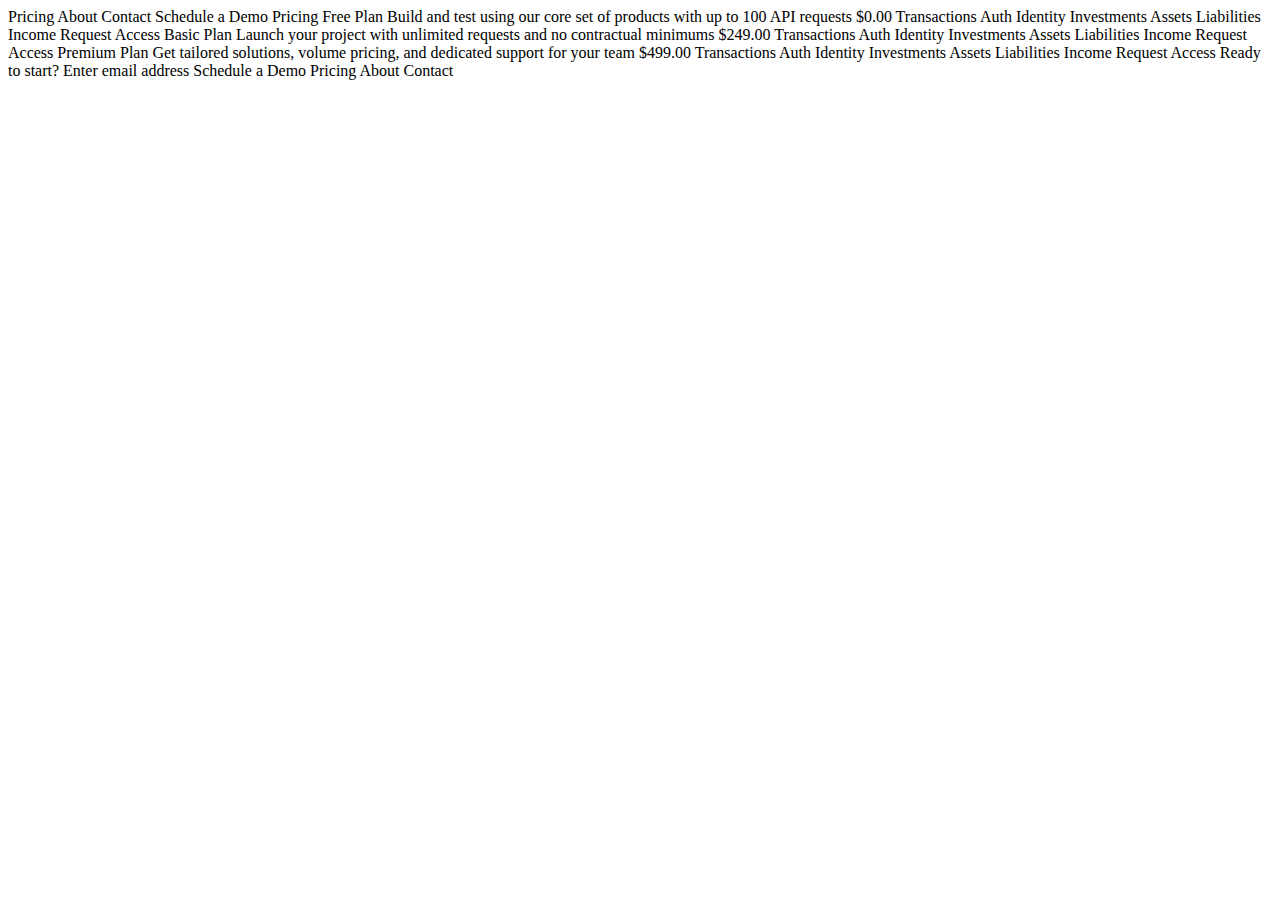
<file: starter-code/pricing.html>
<!DOCTYPE html>
<html lang="en">
  <head>
    <meta charset="UTF-8" />
    <meta name="viewport" content="width=device-width, initial-scale=1.0" />

    <link rel="icon" type="image/png" sizes="32x32" href="./assets/favicon-32x32.png" />

    <title>Frontend Mentor | PayAPI Website Challenge</title>
  </head>

  <body>
    Pricing
    About
    Contact
    Schedule a Demo

    Pricing

    Free Plan
    Build and test using our core set of products with up to 100 API requests
    $0.00
    
    Transactions
    Auth
    Identity
    Investments
    Assets
    Liabilities
    Income
    Request Access

    Basic Plan
    Launch your project with unlimited requests and no contractual minimums
    $249.00
    
    Transactions
    Auth
    Identity
    Investments
    Assets
    Liabilities
    Income
    Request Access

    Premium Plan
    Get tailored solutions, volume pricing, and dedicated support for your team
    $499.00
    
    Transactions
    Auth
    Identity
    Investments
    Assets
    Liabilities
    Income
    Request Access

    Ready to start? 
    Enter email address 
    Schedule a Demo

    Pricing
    About
    Contact
  </body>

</html>
</file>
<file: styles/main.css>
@import url('reset.css');
@import url('config.css');
@import url('utilities.css');
@import url('./components/button.css');
@import url('./components/input.css');
@import url('./components/navigation.css');
@import url('./components/hero.css');
@import url('./components/references.css');
@import url('./components/easy.css');
@import url('./components/simple.css');
@import url('./components/benefits.css');
@import url('./components/ready.css');
@import url('./components/footer.css');
@import url('./components/pricing.css');
@import url('./components/about.css');
@import url('./components/contact.css');

* {
  box-sizing: border-box;
}

img {
  max-width: 100%;
}

ul {
  margin: 0;
  padding: 0;
}

html,
body {
  height: 100%;
}

body {
  background-color: var(--light-background);
  font-family: var(--font-public-sans);
  display: flex;
  flex-direction: column;
}

p {
  line-height: var(--line-height-body);
}

h1,
h2,
h3 {
  font-family: var(--font-public-sans);
}

main {
  flex: 1 0 auto;
}

/* header background pattern */
.index-body {
  background: var(--light-background)
    url('../../assets/shared/desktop/bg-pattern-circle.svg') no-repeat center -30rem;
}

@media (min-width: 768px) {
  .index-body {
    background: var(--light-background)
      url('../../assets/shared/desktop/bg-pattern-circle.svg') no-repeat center -48rem;
    background-size: 150%;
  }
}

@media (min-width: 830px) {
  .index-body {
    background: var(--light-background)
      url('../../assets/shared/desktop/bg-pattern-circle.svg') no-repeat center -60rem;
    background-size: 150%;
  }
}

@media (min-width: 992px) {
  .index-body {
    background: var(--light-background)
      url('../../assets/shared/desktop/bg-pattern-circle.svg') no-repeat center -68rem;
    background-size: 150%;
  }
}

@media (min-width: 1200px) {
  .index-body {
    background: var(--light-background)
      url('../../assets/shared/desktop/bg-pattern-circle.svg') no-repeat
      calc(67% + 425px) -10rem;
  }
}

/* Main background pattern */
@media (min-width: 1200px) {
  .main {
    background: url('../../assets/shared/desktop/bg-pattern-circle.svg')
      no-repeat calc(120% + 425px) 940px;
  }
}

@media (min-width: 1300px) {
  .main {
    background: url('../../assets/shared/desktop/bg-pattern-circle.svg')
      no-repeat calc(106% + 425px) 940px;
  }
}
</file>
